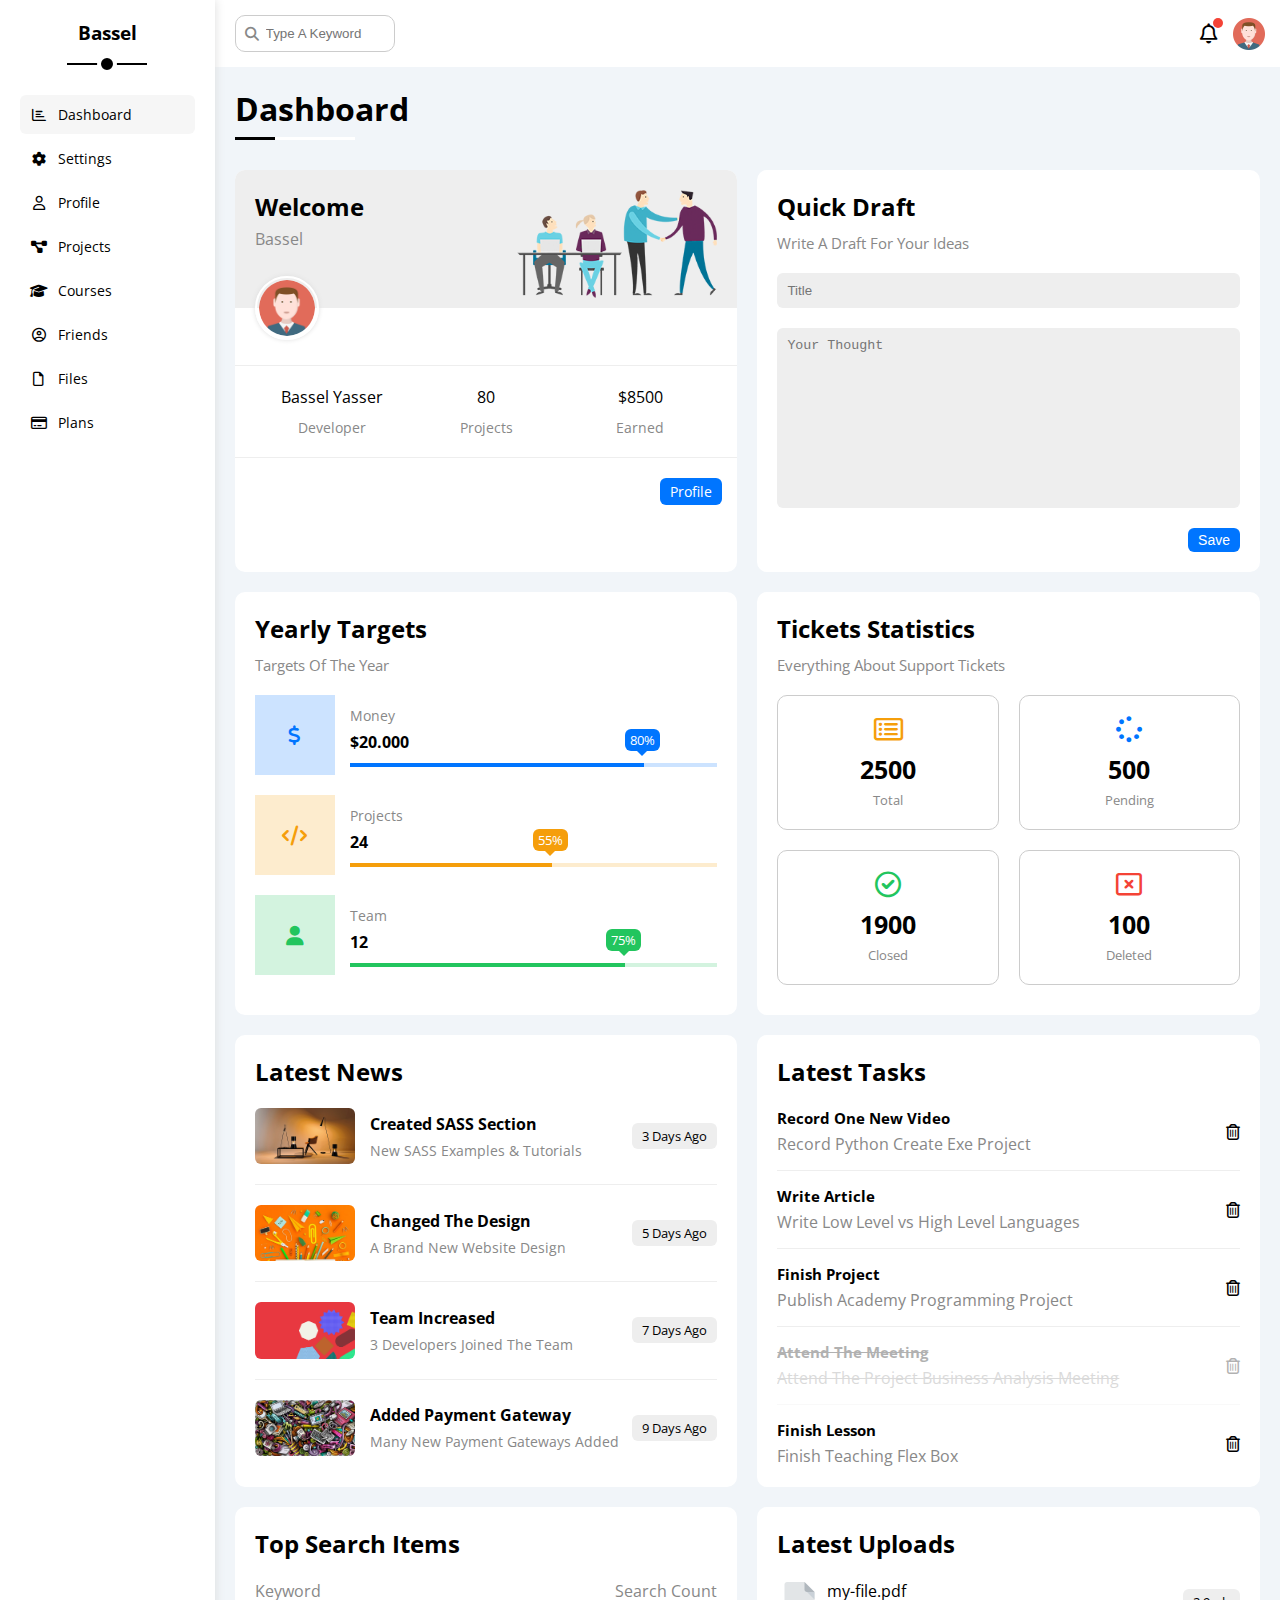
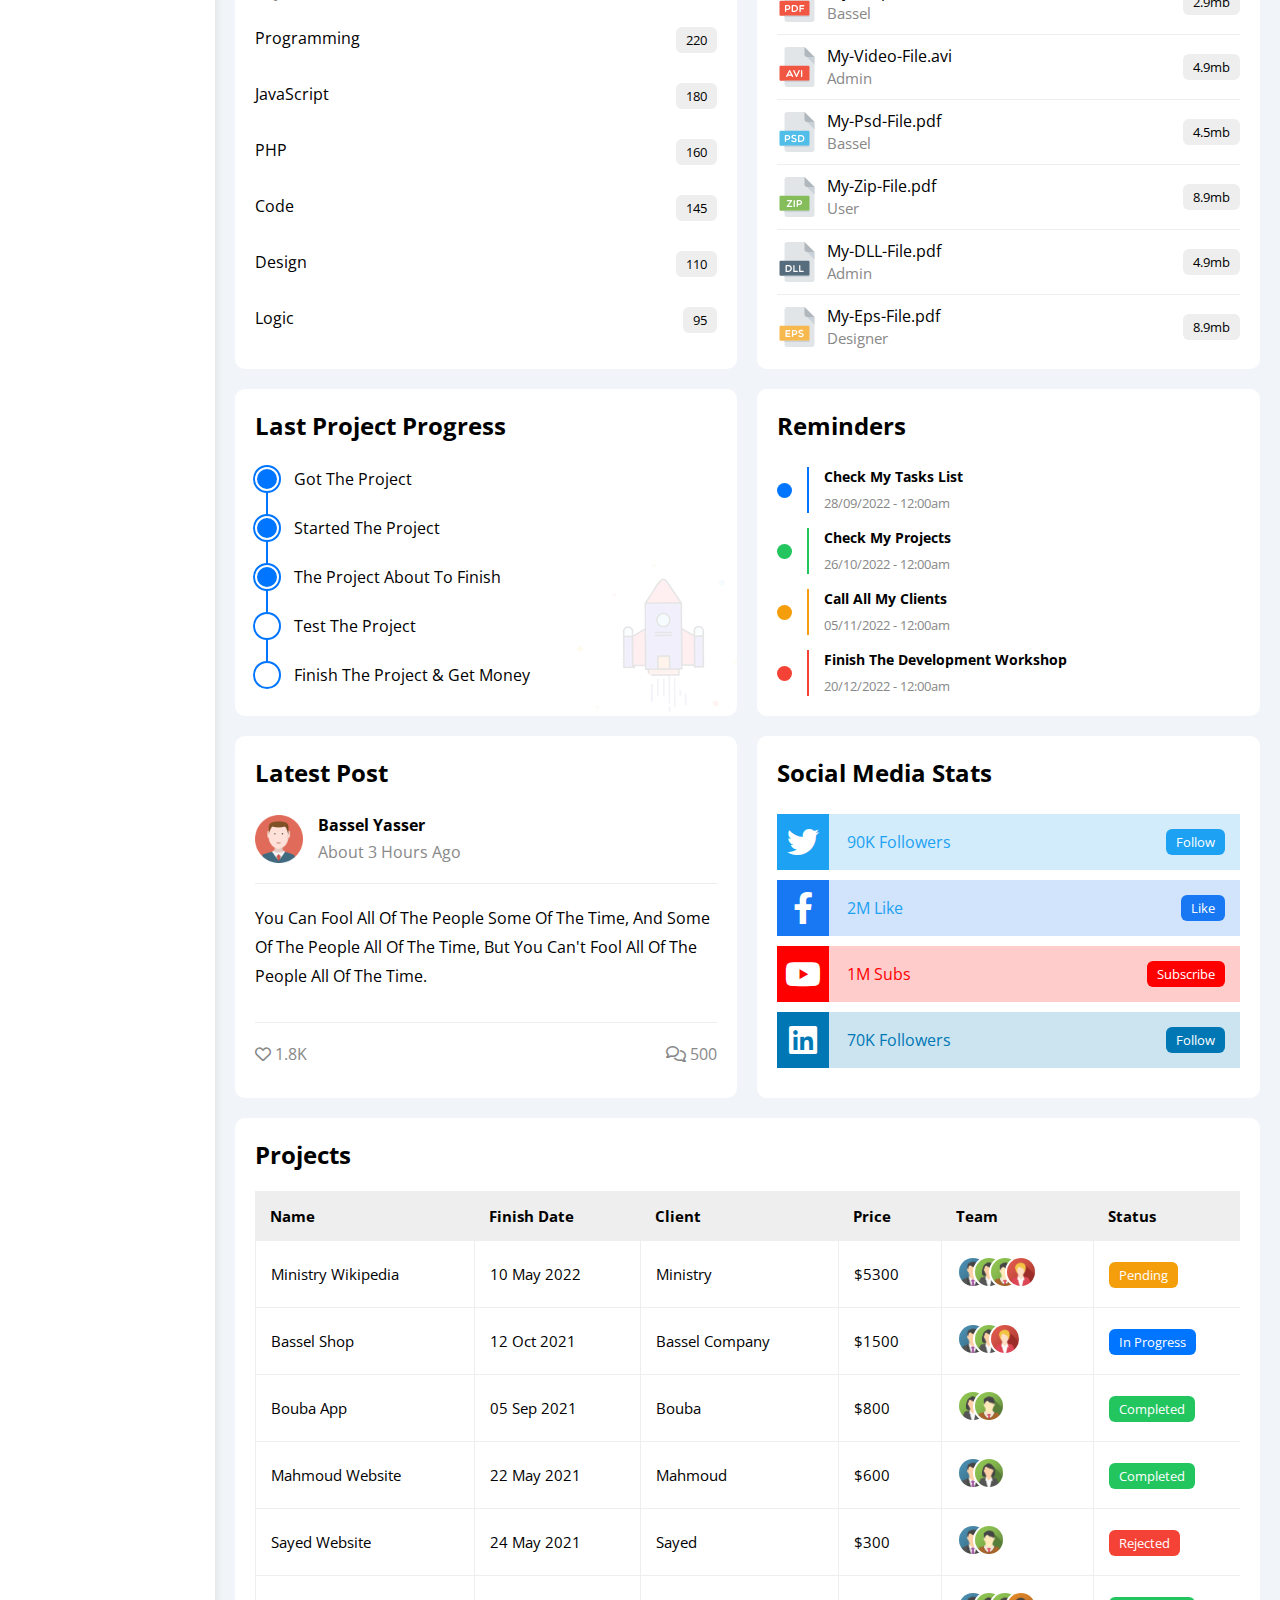
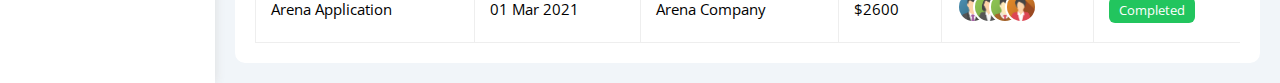
<file: index.html>
<!DOCTYPE html>
<html lang="en">

<head>
    <meta charset="UTF-8" />
    <meta http-equiv="X-UA-Compatible" content="IE=edge" />
    <meta name="viewport" content="width=device-width, initial-scale=1.0" />
    <title>Dashboard</title>
    <link rel="stylesheet" href="css/all.min.css" />
    <link rel="stylesheet" href="css/framework.css" />
    <link rel="stylesheet" href="css/master.css" />
    <link rel="preconnect" href="https://fonts.googleapis.com" />
    <link rel="preconnect" href="https://fonts.gstatic.com" crossorigin />
    <link href="https://fonts.googleapis.com/css2?family=Open+Sans:wght@300;500&#038;display=swap" rel="stylesheet" />
</head>

<body>
    <div class="page d-flex">
        <div class="sidebar bg-white p-20 p-relative">
            <h3 class="p-relative txt-c mt-0">Bassel</h3>
            <ul>
                <li>
                    <a class="active d-flex align-center fs-14 c-black rad-6 p-10" href="index.html">
                        <i class="fa-regular fa-chart-bar fa-fw"></i>
                        <span>Dashboard</span>
                    </a>
                </li>
                <li>
                    <a class="d-flex align-center fs-14 c-black rad-6 p-10" href="settings.html">
                        <i class="fa-solid fa-gear fa-fw"></i>
                        <span>Settings</span>
                    </a>
                </li>
                <li>
                    <a class="d-flex align-center fs-14 c-black rad-6 p-10" href="profile.html">
                        <i class="fa-regular fa-user fa-fw"></i>
                        <span>Profile</span>
                    </a>
                </li>
                <li>
                    <a class="d-flex align-center fs-14 c-black rad-6 p-10" href="projects.html">
                        <i class="fa-solid fa-diagram-project fa-fw"></i>
                        <span>Projects</span>
                    </a>
                </li>
                <li>
                    <a class="d-flex align-center fs-14 c-black rad-6 p-10" href="courses.html">
                        <i class="fa-solid fa-graduation-cap fa-fw"></i>
                        <span>Courses</span>
                    </a>
                </li>
                <li>
                    <a class="d-flex align-center fs-14 c-black rad-6 p-10" href="friends.html">
                        <i class="fa-regular fa-circle-user fa-fw"></i>
                        <span>Friends</span>
                    </a>
                </li>
                <li>
                    <a class="d-flex align-center fs-14 c-black rad-6 p-10" href="files.html">
                        <i class="fa-regular fa-file fa-fw"></i>
                        <span>Files</span>
                    </a>
                </li>
                <li>
                    <a class="d-flex align-center fs-14 c-black rad-6 p-10" href="plans.html">
                        <i class="fa-regular fa-credit-card fa-fw"></i>
                        <span>Plans</span>
                    </a>
                </li>
            </ul>
        </div>
        <div class="content w-full">
            <!-- Start Head -->
            <div class="head bg-white p-15 between-flex">
                <div class="search p-relative">
                    <input class="p-10" type="search" placeholder="Type A Keyword" />
                </div>
                <div class="icons d-flex align-center">
                    <span class="notification p-relative">
              <i class="fa-regular fa-bell fa-lg"></i>
            </span>
                    <img decoding="async" src="imgs/avatar.png" alt="" />
                </div>
            </div>
            <!-- End Head -->
            <h1 class="p-relative">Dashboard</h1>
            <div class="wrapper d-grid gap-20">
                <!-- Start Welcome Widget -->
                <div class="welcome bg-white rad-10 txt-c-mobile block-mobile">
                    <div class="intro p-20 d-flex space-between bg-eee">
                        <div>
                            <h2 class="m-0">Welcome</h2>
                            <p class="c-grey mt-5">Bassel</p>
                        </div>
                        <img decoding="async" class="hide-mobile" src="imgs/welcome.png" alt="" />
                    </div>
                    <img decoding="async" src="imgs/avatar.png" alt="" class="avatar" />
                    <div class="body txt-c d-flex p-20 mt-20 mb-20 block-mobile">
                        <div>Bassel Yasser <span class="d-block c-grey fs-14 mt-10">Developer</span></div>
                        <div>80 <span class="d-block c-grey fs-14 mt-10">Projects</span></div>
                        <div>$8500 <span class="d-block c-grey fs-14 mt-10">Earned</span></div>
                    </div>
                    <a href="profile.html" class="visit d-block fs-14 bg-blue c-white w-fit btn-shape">Profile</a>
                </div>
                <!-- End Welcome Widget -->
                <!-- Start Quick Draft Widget -->
                <div class="quick-draft p-20 bg-white rad-10">
                    <h2 class="mt-0 mb-10">Quick Draft</h2>
                    <p class="mt-0 mb-20 c-grey fs-15">Write A Draft For Your Ideas</p>
                    <form>
                        <input class="d-block mb-20 w-full p-10 b-none bg-eee rad-6" type="text" placeholder="Title" />
                        <textarea class="d-block mb-20 w-full p-10 b-none bg-eee rad-6" placeholder="Your Thought"></textarea>
                        <input class="save d-block fs-14 bg-blue c-white b-none w-fit btn-shape" type="submit" value="Save" />
                    </form>
                </div>
                <!-- End Quick Draft Widget -->
                <!-- Start Targets Widget -->
                <div class="targets p-20 bg-white rad-10">
                    <h2 class="mt-0 mb-10">Yearly Targets</h2>
                    <p class="mt-0 mb-20 c-grey fs-15">Targets Of The Year</p>
                    <div class="target-row mb-20 blue center-flex">
                        <div class="icon center-flex">
                            <i class="fa-solid fa-dollar-sign fa-lg c-blue"></i>
                        </div>
                        <div class="details">
                            <span class="fs-14 c-grey">Money</span>
                            <span class="d-block mt-5 mb-10 fw-bold">$20.000</span>
                            <div class="progress p-relative">
                                <span class="bg-blue blue" style="width: 80%">
                    <span class="bg-blue">80%</span>
                                </span>
                            </div>
                        </div>
                    </div>
                    <div class="target-row mb-20 center-flex orange">
                        <div class="icon center-flex">
                            <i class="fa-solid fa-code fa-lg c-orange"></i>
                        </div>
                        <div class="details">
                            <span class="fs-14 c-grey">Projects</span>
                            <span class="d-block mt-5 mb-10 fw-bold">24</span>
                            <div class="progress p-relative">
                                <span class="bg-orange orange" style="width: 55%">
                    <span class="bg-orange">55%</span>
                                </span>
                            </div>
                        </div>
                    </div>
                    <div class="target-row mb-20 center-flex green">
                        <div class="icon center-flex">
                            <i class="fa-solid fa-user fa-lg c-green"></i>
                        </div>
                        <div class="details">
                            <span class="fs-14 c-grey">Team</span>
                            <span class="d-block mt-5 mb-10 fw-bold">12</span>
                            <div class="progress p-relative">
                                <span class="bg-green green" style="width: 75%">
                    <span class="bg-green">75%</span>
                                </span>
                            </div>
                        </div>
                    </div>
                </div>
                <!-- End Targets Widget -->
                <!-- Start Ticket Widget -->
                <div class="tickets p-20 bg-white rad-10">
                    <h2 class="mt-0 mb-10">Tickets Statistics</h2>
                    <p class="mt-0 mb-20 c-grey fs-15">Everything About Support Tickets</p>
                    <div class="d-flex txt-c gap-20 f-wrap">
                        <div class="box p-20 rad-10 fs-13 c-grey">
                            <i class="fa-regular fa-rectangle-list fa-2x mb-10 c-orange"></i>
                            <span class="d-block c-black fw-bold fs-25 mb-5">2500</span> Total
                        </div>
                        <div class="box p-20 rad-10 fs-13 c-grey">
                            <i class="fa-solid fa-spinner fa-2x mb-10 c-blue"></i>
                            <span class="d-block c-black fw-bold fs-25 mb-5">500</span> Pending
                        </div>
                        <div class="box p-20 rad-10 fs-13 c-grey">
                            <i class="fa-regular fa-circle-check fa-2x mb-10 c-green"></i>
                            <span class="d-block c-black fw-bold fs-25 mb-5">1900</span> Closed
                        </div>
                        <div class="box p-20 rad-10 fs-13 c-grey">
                            <i class="fa-regular fa-rectangle-xmark fa-2x mb-10 c-red"></i>
                            <span class="d-block c-black fw-bold fs-25 mb-5">100</span> Deleted
                        </div>
                    </div>
                </div>
                <!-- End Ticket Widget -->
                <!-- Start Latest News Widget -->
                <div class="latest-news p-20 bg-white rad-10 txt-c-mobile">
                    <h2 class="mt-0 mb-20">Latest News</h2>
                    <div class="news-row d-flex align-center">
                        <img decoding="async" src="imgs/news-01.png" alt="" />
                        <div class="info">
                            <h3>Created SASS Section</h3>
                            <p class="m-0 fs-14 c-grey">New SASS Examples & Tutorials</p>
                        </div>
                        <div class="btn-shape bg-eee fs-13 label">3 Days Ago</div>
                    </div>
                    <div class="news-row d-flex align-center">
                        <img decoding="async" src="imgs/news-02.png" alt="" />
                        <div class="info">
                            <h3>Changed The Design</h3>
                            <p class="m-0 fs-14 c-grey">A Brand New Website Design</p>
                        </div>
                        <div class="btn-shape bg-eee fs-13 label">5 Days Ago</div>
                    </div>
                    <div class="news-row d-flex align-center">
                        <img decoding="async" src="imgs/news-03.png" alt="" />
                        <div class="info">
                            <h3>Team Increased</h3>
                            <p class="m-0 fs-14 c-grey">3 Developers Joined The Team</p>
                        </div>
                        <div class="btn-shape bg-eee fs-13 label">7 Days Ago</div>
                    </div>
                    <div class="news-row d-flex align-center">
                        <img decoding="async" src="imgs/news-04.png" alt="" />
                        <div class="info">
                            <h3>Added Payment Gateway</h3>
                            <p class="m-0 fs-14 c-grey">Many New Payment Gateways Added</p>
                        </div>
                        <div class="btn-shape bg-eee fs-13 label">9 Days Ago</div>
                    </div>
                </div>
                <!-- End Latest News Widget -->
                <!-- Start Tasks Widget -->
                <div class="tasks p-20 bg-white rad-10">
                    <h2 class="mt-0 mb-20">Latest Tasks</h2>
                    <div class="task-row between-flex">
                        <div class="info">
                            <h3 class="mt-0 mb-5 fs-15">Record One New Video</h3>
                            <p class="m-0 c-grey">Record Python Create Exe Project</p>
                        </div>
                        <i class="fa-regular fa-trash-can delete"></i>
                    </div>
                    <div class="task-row between-flex">
                        <div class="info">
                            <h3 class="mt-0 mb-5 fs-15">Write Article</h3>
                            <p class="m-0 c-grey">Write Low Level vs High Level Languages</p>
                        </div>
                        <i class="fa-regular fa-trash-can delete"></i>
                    </div>
                    <div class="task-row between-flex">
                        <div class="info">
                            <h3 class="mt-0 mb-5 fs-15">Finish Project</h3>
                            <p class="m-0 c-grey">Publish Academy Programming Project</p>
                        </div>
                        <i class="fa-regular fa-trash-can delete"></i>
                    </div>
                    <div class="task-row between-flex done">
                        <div class="info">
                            <h3 class="mt-0 mb-5 fs-15">Attend The Meeting</h3>
                            <p class="m-0 c-grey">Attend The Project Business Analysis Meeting</p>
                        </div>
                        <i class="fa-regular fa-trash-can delete"></i>
                    </div>
                    <div class="task-row between-flex">
                        <div class="info">
                            <h3 class="mt-0 mb-5 fs-15">Finish Lesson</h3>
                            <p class="m-0 c-grey">Finish Teaching Flex Box</p>
                        </div>
                        <i class="fa-regular fa-trash-can delete"></i>
                    </div>
                </div>
                <!-- End Tasks -->
                <!-- Start Top Search Word Widget -->
                <div class="search-items p-20 bg-white rad-10">
                    <h2 class="mt-0 mb-20">Top Search Items</h2>
                    <div class="items-head d-flex space-between c-grey mb-10">
                        <div>Keyword</div>
                        <div>Search Count</div>
                    </div>
                    <div class="items d-flex space-between pt-15 pb-15">
                        <span>Programming</span>
                        <span class="bg-eee fs-13 btn-shape">220</span>
                    </div>
                    <div class="items d-flex space-between pt-15 pb-15">
                        <span>JavaScript</span>
                        <span class="bg-eee btn-shape fs-13">180</span>
                    </div>
                    <div class="items d-flex space-between pt-15 pb-15">
                        <span>PHP</span>
                        <span class="bg-eee btn-shape fs-13">160</span>
                    </div>
                    <div class="items d-flex space-between pt-15 pb-15">
                        <span>Code</span>
                        <span class="bg-eee btn-shape fs-13">145</span>
                    </div>
                    <div class="items d-flex space-between pt-15 pb-15">
                        <span>Design</span>
                        <span class="bg-eee btn-shape fs-13">110</span>
                    </div>
                    <div class="items d-flex space-between pt-15 pb-15">
                        <span>Logic</span>
                        <span class="bg-eee btn-shape fs-13">95</span>
                    </div>
                </div>
                <!-- End Top Search Word Widget -->
                <!-- Start Latest Uploads Widget -->
                <div class="latest-uploads p-20 bg-white rad-10">
                    <h2 class="mt-0 mb-20">Latest Uploads</h2>
                    <ul class="m-0">
                        <li class="between-flex pb-10 mb-10">
                            <div class="d-flex align-center">
                                <img decoding="async" class="mr-10" src="imgs/pdf.svg" alt="" />
                                <div>
                                    <span class="d-block">my-file.pdf</span>
                                    <span class="fs-15 c-grey">Bassel</span>
                                </div>
                            </div>
                            <div class="bg-eee btn-shape fs-13">2.9mb</div>
                        </li>
                        <li class="between-flex pb-10 mb-10">
                            <div class="d-flex align-center">
                                <img decoding="async" class="mr-10" src="imgs/avi.svg" alt="" />
                                <div>
                                    <span class="d-block">My-Video-File.avi</span>
                                    <span class="fs-15 c-grey">Admin</span>
                                </div>
                            </div>
                            <div class="bg-eee btn-shape fs-13">4.9mb</div>
                        </li>
                        <li class="between-flex pb-10 mb-10">
                            <div class="d-flex align-center">
                                <img decoding="async" class="mr-10" src="imgs/psd.svg" alt="" />
                                <div>
                                    <span class="d-block">My-Psd-File.pdf</span>
                                    <span class="fs-15 c-grey">Bassel</span>
                                </div>
                            </div>
                            <div class="bg-eee btn-shape fs-13">4.5mb</div>
                        </li>
                        <li class="between-flex pb-10 mb-10">
                            <div class="d-flex align-center">
                                <img decoding="async" class="mr-10" src="imgs/zip.svg" alt="" />
                                <div>
                                    <span class="d-block">My-Zip-File.pdf</span>
                                    <span class="fs-15 c-grey">User</span>
                                </div>
                            </div>
                            <div class="bg-eee btn-shape fs-13">8.9mb</div>
                        </li>
                        <li class="between-flex pb-10 mb-10">
                            <div class="d-flex align-center">
                                <img decoding="async" class="mr-10" src="imgs/dll.svg" alt="" />
                                <div>
                                    <span class="d-block">My-DLL-File.pdf</span>
                                    <span class="fs-15 c-grey">Admin</span>
                                </div>
                            </div>
                            <div class="bg-eee btn-shape fs-13">4.9mb</div>
                        </li>
                        <li class="between-flex">
                            <div class="d-flex align-center">
                                <img decoding="async" class="mr-10" src="imgs/eps.svg" alt="" />
                                <div>
                                    <span class="d-block">My-Eps-File.pdf</span>
                                    <span class="fs-15 c-grey">Designer</span>
                                </div>
                            </div>
                            <div class="bg-eee btn-shape fs-13">8.9mb</div>
                        </li>
                    </ul>
                </div>
                <!-- End Latest Uploads Widget -->
                <!-- Start Last Project Progress Widget -->
                <div class="last-project p-20 bg-white rad-10 p-relative">
                    <h2 class="mt-0 mb-20">Last Project Progress</h2>
                    <ul class="m-0 p-relative">
                        <li class="mt-25 d-flex align-center done">Got The Project</li>
                        <li class="mt-25 d-flex align-center done">Started The Project</li>
                        <li class="mt-25 d-flex align-center done">The Project About To Finish</li>
                        <li class="mt-25 d-flex align-center current">Test The Project</li>
                        <li class="mt-25 d-flex align-center">Finish The Project & Get Money</li>
                    </ul>
                    <img decoding="async" class="launch-icon hide-mobile" src="imgs/project.png" alt="" />
                </div>
                <!-- End Last Project Progress Widget -->
                <!-- Start Reminders Widget -->
                <div class="reminders p-20 bg-white rad-10 p-relative">
                    <h2 class="mt-0 mb-25">Reminders</h2>
                    <ul class="m-0">
                        <li class="d-flex align-center mt-15">
                            <span class="key bg-blue mr-15 d-block rad-half"></span>
                            <div class="pl-15 blue">
                                <p class="fs-14 fw-bold mt-0 mb-5">Check My Tasks List</p>
                                <span class="fs-13 c-grey">28/09/2022 - 12:00am</span>
                            </div>
                        </li>
                        <li class="d-flex align-center mt-15">
                            <span class="key bg-green mr-15 d-block rad-half"></span>
                            <div class="pl-15 green">
                                <p class="fs-14 fw-bold mt-0 mb-5">Check My Projects</p>
                                <span class="fs-13 c-grey">26/10/2022 - 12:00am</span>
                            </div>
                        </li>
                        <li class="d-flex align-center mt-15">
                            <span class="key bg-orange mr-15 d-block rad-half"></span>
                            <div class="pl-15 orange">
                                <p class="fs-14 fw-bold mt-0 mb-5">Call All My Clients</p>
                                <span class="fs-13 c-grey">05/11/2022 - 12:00am</span>
                            </div>
                        </li>
                        <li class="d-flex align-center mt-15">
                            <span class="key bg-red mr-15 d-block rad-half"></span>
                            <div class="pl-15 red">
                                <p class="fs-14 fw-bold mt-0 mb-5">Finish The Development Workshop</p>
                                <span class="fs-13 c-grey">20/12/2022 - 12:00am</span>
                            </div>
                        </li>
                    </ul>
                </div>
                <!-- End Reminders Widget -->
                <!-- Start Latest Post Widget -->
                <div class="latest-post p-20 bg-white rad-10 p-relative">
                    <h2 class="mt-0 mb-25">Latest Post</h2>
                    <div class="top d-flex align-center">
                        <img decoding="async" class="avatar mr-15" src="imgs/avatar.png" alt="" />
                        <div class="info">
                            <span class="d-block mb-5 fw-bold">Bassel Yasser</span>
                            <span class="c-grey">About 3 Hours Ago</span>
                        </div>
                    </div>
                    <div class="post-content txt-c-mobile pt-20 pb-20 mt-20 mb-20">
                        You can fool all of the people some of the time, and some of the people all of the time, but you can't fool all of the people all of the time.
                    </div>
                    <div class="post-stats between-flex c-grey">
                        <div>
                            <i class="fa-regular fa-heart"></i>
                            <span>1.8K</span>
                        </div>
                        <div>
                            <i class="fa-regular fa-comments"></i>
                            <span>500</span>
                        </div>
                    </div>
                </div>
                <!-- End Latest Post Widget -->
                <!-- Start Social Media Stats Widget -->
                <div class="social-media p-20 bg-white rad-10 p-relative">
                    <h2 class="mt-0 mb-25">Social Media Stats</h2>
                    <div class="box twitter p-15 p-relative mb-10 between-flex">
                        <i class="fa-brands fa-twitter fa-2x c-white h-full center-flex"></i>
                        <span>90K Followers</span>
                        <a class="fs-13 c-white btn-shape" href="#">Follow</a>
                    </div>
                    <div class="box facebook p-15 p-relative mb-10 between-flex">
                        <i class="fa-brands fa-facebook-f fa-2x c-white h-full center-flex"></i>
                        <span>2M Like</span>
                        <a class="fs-13 c-white btn-shape" href="#">Like</a>
                    </div>
                    <div class="box youtube p-15 p-relative mb-10 between-flex">
                        <i class="fa-brands fa-youtube fa-2x c-white h-full center-flex"></i>
                        <span>1M Subs</span>
                        <a class="fs-13 c-white btn-shape" href="#">Subscribe</a>
                    </div>
                    <div class="box linkedin p-15 p-relative mb-10 between-flex">
                        <i class="fa-brands fa-linkedin fa-2x c-white h-full center-flex"></i>
                        <span>70K Followers</span>
                        <a class="fs-13 c-white btn-shape" href="#">Follow</a>
                    </div>
                </div>
                <!-- Start End Media Stats Widget -->
            </div>
            <!-- Start Projects Table -->
            <div class="projects p-20 bg-white rad-10 m-20">
                <h2 class="mt-0 mb-20">Projects</h2>
                <div class="responsive-table">
                    <table class="fs-15 w-full">
                        <thead>
                            <tr>
                                <td>Name</td>
                                <td>Finish Date</td>
                                <td>Client</td>
                                <td>Price</td>
                                <td>Team</td>
                                <td>Status</td>
                            </tr>
                        </thead>
                        <tbody>
                            <tr>
                                <td>Ministry Wikipedia</td>
                                <td>10 May 2022</td>
                                <td>Ministry</td>
                                <td>$5300</td>
                                <td>
                                    <img decoding="async" src="imgs/team-01.png" alt="" />
                                    <img decoding="async" src="imgs/team-02.png" alt="" />
                                    <img decoding="async" src="imgs/team-03.png" alt="" />
                                    <img decoding="async" src="imgs/team-05.png" alt="" />
                                </td>
                                <td>
                                    <span class="label btn-shape bg-orange c-white">Pending</span>
                                </td>
                            </tr>
                            <tr>
                                <td>Bassel Shop</td>
                                <td>12 Oct 2021</td>
                                <td>Bassel Company</td>
                                <td>$1500</td>
                                <td>
                                    <img decoding="async" src="imgs/team-01.png" alt="" />
                                    <img decoding="async" src="imgs/team-02.png" alt="" />
                                    <img decoding="async" src="imgs/team-05.png" alt="" />
                                </td>
                                <td><span class="label btn-shape bg-blue c-white">In Progress</span></td>
                            </tr>
                            <tr>
                                <td>Bouba App</td>
                                <td>05 Sep 2021</td>
                                <td>Bouba</td>
                                <td>$800</td>
                                <td>
                                    <img decoding="async" src="imgs/team-02.png" alt="" />
                                    <img decoding="async" src="imgs/team-03.png" alt="" />
                                </td>
                                <td><span class="label btn-shape bg-green c-white">Completed</span></td>
                            </tr>
                            <tr>
                                <td>Mahmoud Website</td>
                                <td>22 May 2021</td>
                                <td>Mahmoud</td>
                                <td>$600</td>
                                <td>
                                    <img decoding="async" src="imgs/team-01.png" alt="" />
                                    <img decoding="async" src="imgs/team-02.png" alt="" />
                                </td>
                                <td><span class="label btn-shape bg-green c-white">Completed</span></td>
                            </tr>
                            <tr>
                                <td>Sayed Website</td>
                                <td>24 May 2021</td>
                                <td>Sayed</td>
                                <td>$300</td>
                                <td>
                                    <img decoding="async" src="imgs/team-01.png" alt="" />
                                    <img decoding="async" src="imgs/team-03.png" alt="" />
                                </td>
                                <td><span class="label btn-shape bg-red c-white">Rejected</span></td>
                            </tr>
                            <tr>
                                <td>Arena Application</td>
                                <td>01 Mar 2021</td>
                                <td>Arena Company</td>
                                <td>$2600</td>
                                <td>
                                    <img decoding="async" src="imgs/team-01.png" alt="" />
                                    <img decoding="async" src="imgs/team-02.png" alt="" />
                                    <img decoding="async" src="imgs/team-03.png" alt="" />
                                    <img decoding="async" src="imgs/team-04.png" alt="" />
                                </td>
                                <td><span class="label btn-shape bg-green c-white">Completed</span></td>
                            </tr>
                        </tbody>
                    </table>
                </div>
            </div>
            <!-- End Projects Table -->
        </div>
    </div>
</body>

</html>
</file>
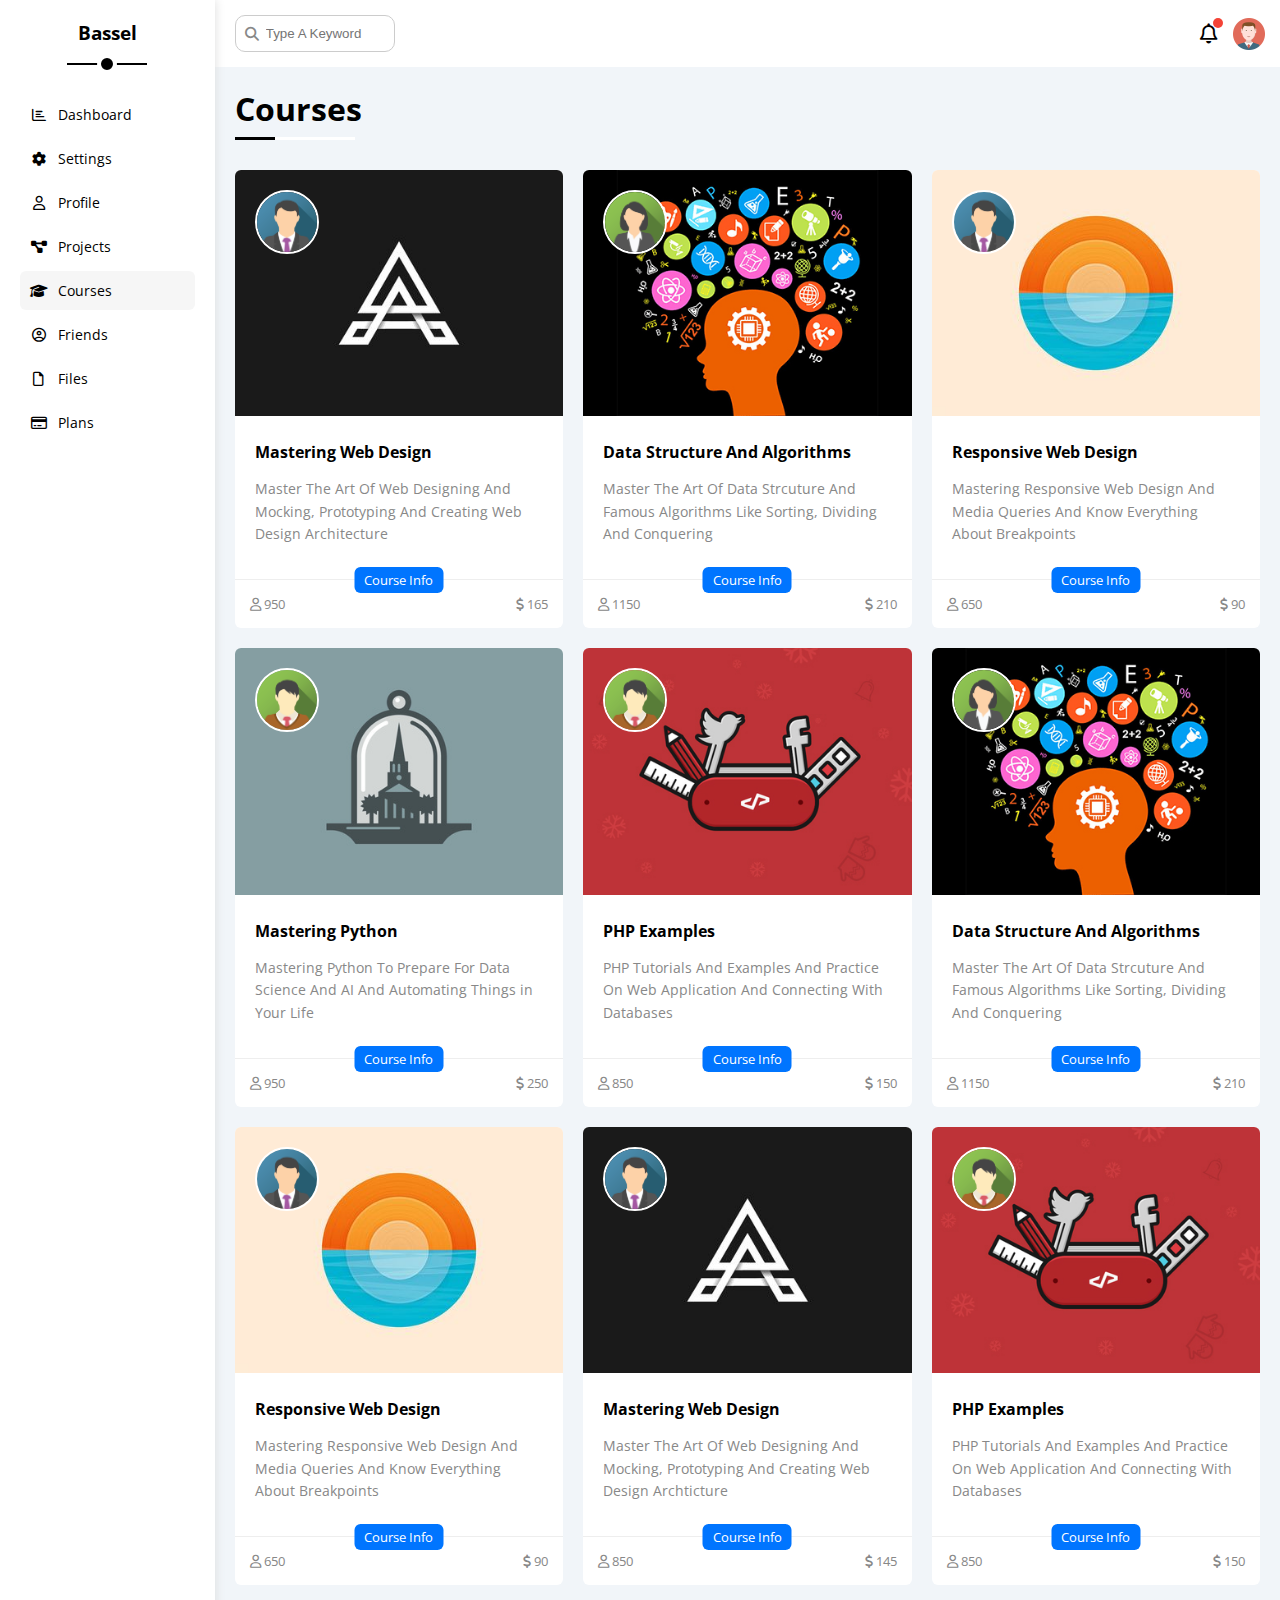
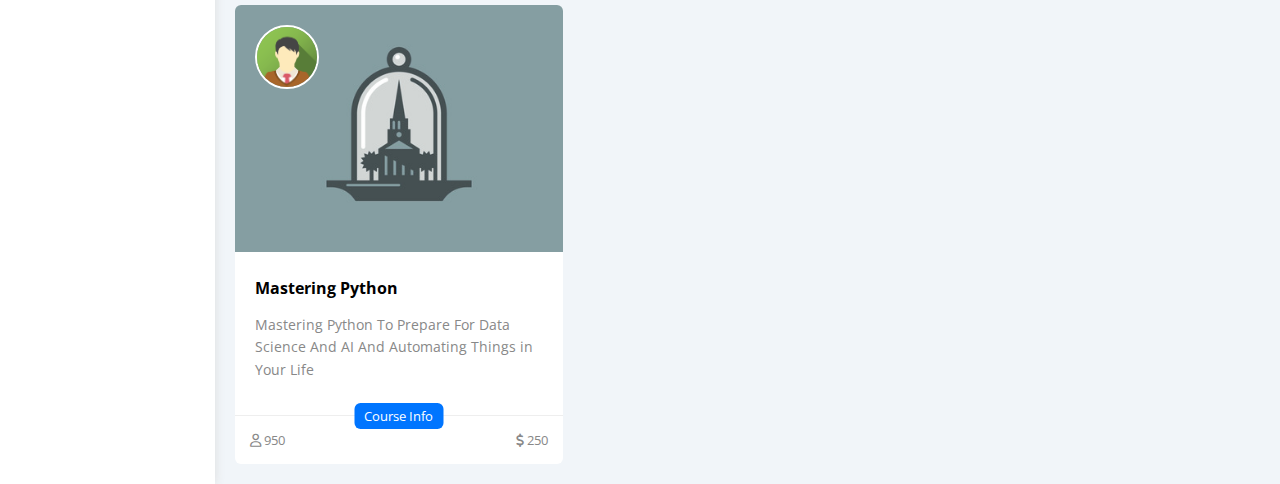
<file: courses.html>
<!DOCTYPE html>
<html lang="en">

<head>
    <meta charset="UTF-8" />
    <meta http-equiv="X-UA-Compatible" content="IE=edge" />
    <meta name="viewport" content="width=device-width, initial-scale=1.0" />
    <title>Courses</title>
    <link rel="stylesheet" href="css/all.min.css" />
    <link rel="stylesheet" href="css/framework.css" />
    <link rel="stylesheet" href="css/master.css" />
    <link rel="preconnect" href="https://fonts.googleapis.com" />
    <link rel="preconnect" href="https://fonts.gstatic.com" crossorigin />
    <link href="https://fonts.googleapis.com/css2?family=Open+Sans:wght@300;500&#038;display=swap" rel="stylesheet" />
</head>

<body>
    <div class="page d-flex">
        <div class="sidebar bg-white p-20 p-relative">
            <h3 class="p-relative txt-c mt-0">Bassel</h3>
            <ul>
                <li>
                    <a class="d-flex align-center fs-14 c-black rad-6 p-10" href="index.html">
                        <i class="fa-regular fa-chart-bar fa-fw"></i>
                        <span>Dashboard</span>
                    </a>
                </li>
                <li>
                    <a class="d-flex align-center fs-14 c-black rad-6 p-10" href="settings.html">
                        <i class="fa-solid fa-gear fa-fw"></i>
                        <span>Settings</span>
                    </a>
                </li>
                <li>
                    <a class="d-flex align-center fs-14 c-black rad-6 p-10" href="profile.html">
                        <i class="fa-regular fa-user fa-fw"></i>
                        <span>Profile</span>
                    </a>
                </li>
                <li>
                    <a class="d-flex align-center fs-14 c-black rad-6 p-10" href="projects.html">
                        <i class="fa-solid fa-diagram-project fa-fw"></i>
                        <span>Projects</span>
                    </a>
                </li>
                <li>
                    <a class="active d-flex align-center fs-14 c-black rad-6 p-10" href="courses.html">
                        <i class="fa-solid fa-graduation-cap fa-fw"></i>
                        <span>Courses</span>
                    </a>
                </li>
                <li>
                    <a class="d-flex align-center fs-14 c-black rad-6 p-10" href="friends.html">
                        <i class="fa-regular fa-circle-user fa-fw"></i>
                        <span>Friends</span>
                    </a>
                </li>
                <li>
                    <a class="d-flex align-center fs-14 c-black rad-6 p-10" href="files.html">
                        <i class="fa-regular fa-file fa-fw"></i>
                        <span>Files</span>
                    </a>
                </li>
                <li>
                    <a class="d-flex align-center fs-14 c-black rad-6 p-10" href="plans.html">
                        <i class="fa-regular fa-credit-card fa-fw"></i>
                        <span>Plans</span>
                    </a>
                </li>
            </ul>
        </div>
        <div class="content w-full">
            <!-- Start Head -->
            <div class="head bg-white p-15 between-flex">
                <div class="search p-relative">
                    <input class="p-10" type="search" placeholder="Type A Keyword" />
                </div>
                <div class="icons d-flex align-center">
                    <span class="notification p-relative">
              <i class="fa-regular fa-bell fa-lg"></i>
            </span>
                    <img decoding="async" src="imgs/avatar.png" alt="" />
                </div>
            </div>
            <!-- End Head -->
            <h1 class="p-relative">Courses</h1>
            <div class="courses-page d-grid m-20 gap-20">
                <div class="course bg-white rad-6 p-relative">
                    <img decoding="async" class="cover" src="imgs/course-01.jpg" alt="" />
                    <img decoding="async" class="instructor" src="imgs/team-01.png" alt="" />
                    <div class="p-20">
                        <h4 class="m-0">Mastering Web Design</h4>
                        <p class="description c-grey mt-15 fs-14">
                            Master The Art Of Web Designing And Mocking, Prototyping And Creating Web Design Architecture
                        </p>
                    </div>
                    <div class="info p-15 p-relative between-flex">
                        <span class="title bg-blue c-white btn-shape">Course Info</span>
                        <span class="c-grey">
                <i class="fa-regular fa-user"></i>
                950
              </span>
                        <span class="c-grey">
                <i class="fa-solid fa-dollar-sign"></i>
                165
              </span>
                    </div>
                </div>
                <div class="course bg-white rad-6 p-relative">
                    <img decoding="async" class="cover" src="imgs/course-02.jpg" alt="" />
                    <img decoding="async" class="instructor" src="imgs/team-02.png" alt="" />
                    <div class="p-20">
                        <h4 class="m-0">Data Structure And Algorithms</h4>
                        <p class="description c-grey mt-15 fs-14">
                            Master The Art Of Data Strcuture And Famous Algorithms Like Sorting, Dividing And Conquering
                        </p>
                    </div>
                    <div class="info p-15 p-relative between-flex">
                        <span class="title bg-blue c-white btn-shape">Course Info</span>
                        <span class="c-grey"> <i class="fa-regular fa-user"></i> 1150</span>
                        <span class="c-grey"><i class="fa-solid fa-dollar-sign"></i> 210</span>
                    </div>
                </div>
                <div class="course bg-white rad-6 p-relative">
                    <img decoding="async" class="cover" src="imgs/course-03.jpg" alt="" />
                    <img decoding="async" class="instructor" src="imgs/team-01.png" alt="" />
                    <div class="p-20">
                        <h4 class="m-0">Responsive Web Design</h4>
                        <p class="description c-grey mt-15 fs-14">
                            Mastering Responsive Web Design And Media Queries And Know Everything About Breakpoints
                        </p>
                    </div>
                    <div class="info p-15 p-relative between-flex">
                        <span class="title bg-blue c-white btn-shape">Course Info</span>
                        <span class="c-grey"> <i class="fa-regular fa-user"></i> 650</span>
                        <span class="c-grey"><i class="fa-solid fa-dollar-sign"></i> 90</span>
                    </div>
                </div>
                <div class="course bg-white rad-6 p-relative">
                    <img decoding="async" class="cover" src="imgs/course-04.jpg" alt="" />
                    <img decoding="async" class="instructor" src="imgs/team-03.png" alt="" />
                    <div class="p-20">
                        <h4 class="m-0">Mastering Python</h4>
                        <p class="description c-grey mt-15 fs-14">
                            Mastering Python To Prepare For Data Science And AI And Automating Things in Your Life
                        </p>
                    </div>
                    <div class="info p-15 p-relative between-flex">
                        <span class="title bg-blue c-white btn-shape">Course Info</span>
                        <span class="c-grey"> <i class="fa-regular fa-user"></i> 950</span>
                        <span class="c-grey"><i class="fa-solid fa-dollar-sign"></i> 250</span>
                    </div>
                </div>
                <div class="course bg-white rad-6 p-relative">
                    <img decoding="async" class="cover" src="imgs/course-05.jpg" alt="" />
                    <img decoding="async" class="instructor" src="imgs/team-03.png" alt="" />
                    <div class="p-20">
                        <h4 class="m-0">PHP Examples</h4>
                        <p class="description c-grey mt-15 fs-14">
                            PHP Tutorials And Examples And Practice On Web Application And Connecting With Databases
                        </p>
                    </div>
                    <div class="info p-15 p-relative between-flex">
                        <span class="title bg-blue c-white btn-shape">Course Info</span>
                        <span class="c-grey"> <i class="fa-regular fa-user"></i> 850</span>
                        <span class="c-grey"><i class="fa-solid fa-dollar-sign"></i> 150</span>
                    </div>
                </div>
                <div class="course bg-white rad-6 p-relative">
                    <img decoding="async" class="cover" src="imgs/course-02.jpg" alt="" />
                    <img decoding="async" class="instructor" src="imgs/team-02.png" alt="" />
                    <div class="p-20">
                        <h4 class="m-0">Data Structure And Algorithms</h4>
                        <p class="description c-grey mt-15 fs-14">
                            Master The Art Of Data Strcuture And Famous Algorithms Like Sorting, Dividing And Conquering
                        </p>
                    </div>
                    <div class="info p-15 p-relative between-flex">
                        <span class="title bg-blue c-white btn-shape">Course Info</span>
                        <span class="c-grey"> <i class="fa-regular fa-user"></i> 1150</span>
                        <span class="c-grey"><i class="fa-solid fa-dollar-sign"></i> 210</span>
                    </div>
                </div>
                <div class="course bg-white rad-6 p-relative">
                    <img decoding="async" class="cover" src="imgs/course-03.jpg" alt="" />
                    <img decoding="async" class="instructor" src="imgs/team-01.png" alt="" />
                    <div class="p-20">
                        <h4 class="m-0">Responsive Web Design</h4>
                        <p class="description c-grey mt-15 fs-14">
                            Mastering Responsive Web Design And Media Queries And Know Everything About Breakpoints
                        </p>
                    </div>
                    <div class="info p-15 p-relative between-flex">
                        <span class="title bg-blue c-white btn-shape">Course Info</span>
                        <span class="c-grey"> <i class="fa-regular fa-user"></i> 650</span>
                        <span class="c-grey"><i class="fa-solid fa-dollar-sign"></i> 90</span>
                    </div>
                </div>
                <div class="course bg-white rad-6 p-relative">
                    <img decoding="async" class="cover" src="imgs/course-01.jpg" alt="" />
                    <img decoding="async" class="instructor" src="imgs/team-01.png" alt="" />
                    <div class="p-20">
                        <h4 class="m-0">Mastering Web Design</h4>
                        <p class="description c-grey mt-15 fs-14">
                            Master The Art Of Web Designing And Mocking, Prototyping And Creating Web Design Archticture
                        </p>
                    </div>
                    <div class="info p-15 p-relative between-flex">
                        <span class="title bg-blue c-white btn-shape">Course Info</span>
                        <span class="c-grey"> <i class="fa-regular fa-user"></i> 850</span>
                        <span class="c-grey"><i class="fa-solid fa-dollar-sign"></i> 145</span>
                    </div>
                </div>
                <div class="course bg-white rad-6 p-relative">
                    <img decoding="async" class="cover" src="imgs/course-05.jpg" alt="" />
                    <img decoding="async" class="instructor" src="imgs/team-03.png" alt="" />
                    <div class="p-20">
                        <h4 class="m-0">PHP Examples</h4>
                        <p class="description c-grey mt-15 fs-14">
                            PHP Tutorials And Examples And Practice On Web Application And Connecting With Databases
                        </p>
                    </div>
                    <div class="info p-15 p-relative between-flex">
                        <span class="title bg-blue c-white btn-shape">Course Info</span>
                        <span class="c-grey"> <i class="fa-regular fa-user"></i> 850</span>
                        <span class="c-grey"><i class="fa-solid fa-dollar-sign"></i> 150</span>
                    </div>
                </div>
                <div class="course bg-white rad-6 p-relative">
                    <img decoding="async" class="cover" src="imgs/course-04.jpg" alt="" />
                    <img decoding="async" class="instructor" src="imgs/team-03.png" alt="" />
                    <div class="p-20">
                        <h4 class="m-0">Mastering Python</h4>
                        <p class="description c-grey mt-15 fs-14">
                            Mastering Python To Prepare For Data Science And AI And Automating Things in Your Life
                        </p>
                    </div>
                    <div class="info p-15 p-relative between-flex">
                        <span class="title bg-blue c-white btn-shape">Course Info</span>
                        <span class="c-grey"> <i class="fa-regular fa-user"></i> 950</span>
                        <span class="c-grey"><i class="fa-solid fa-dollar-sign"></i> 250</span>
                    </div>
                </div>
            </div>
        </div>
    </div>
</body>

</html>
</file>
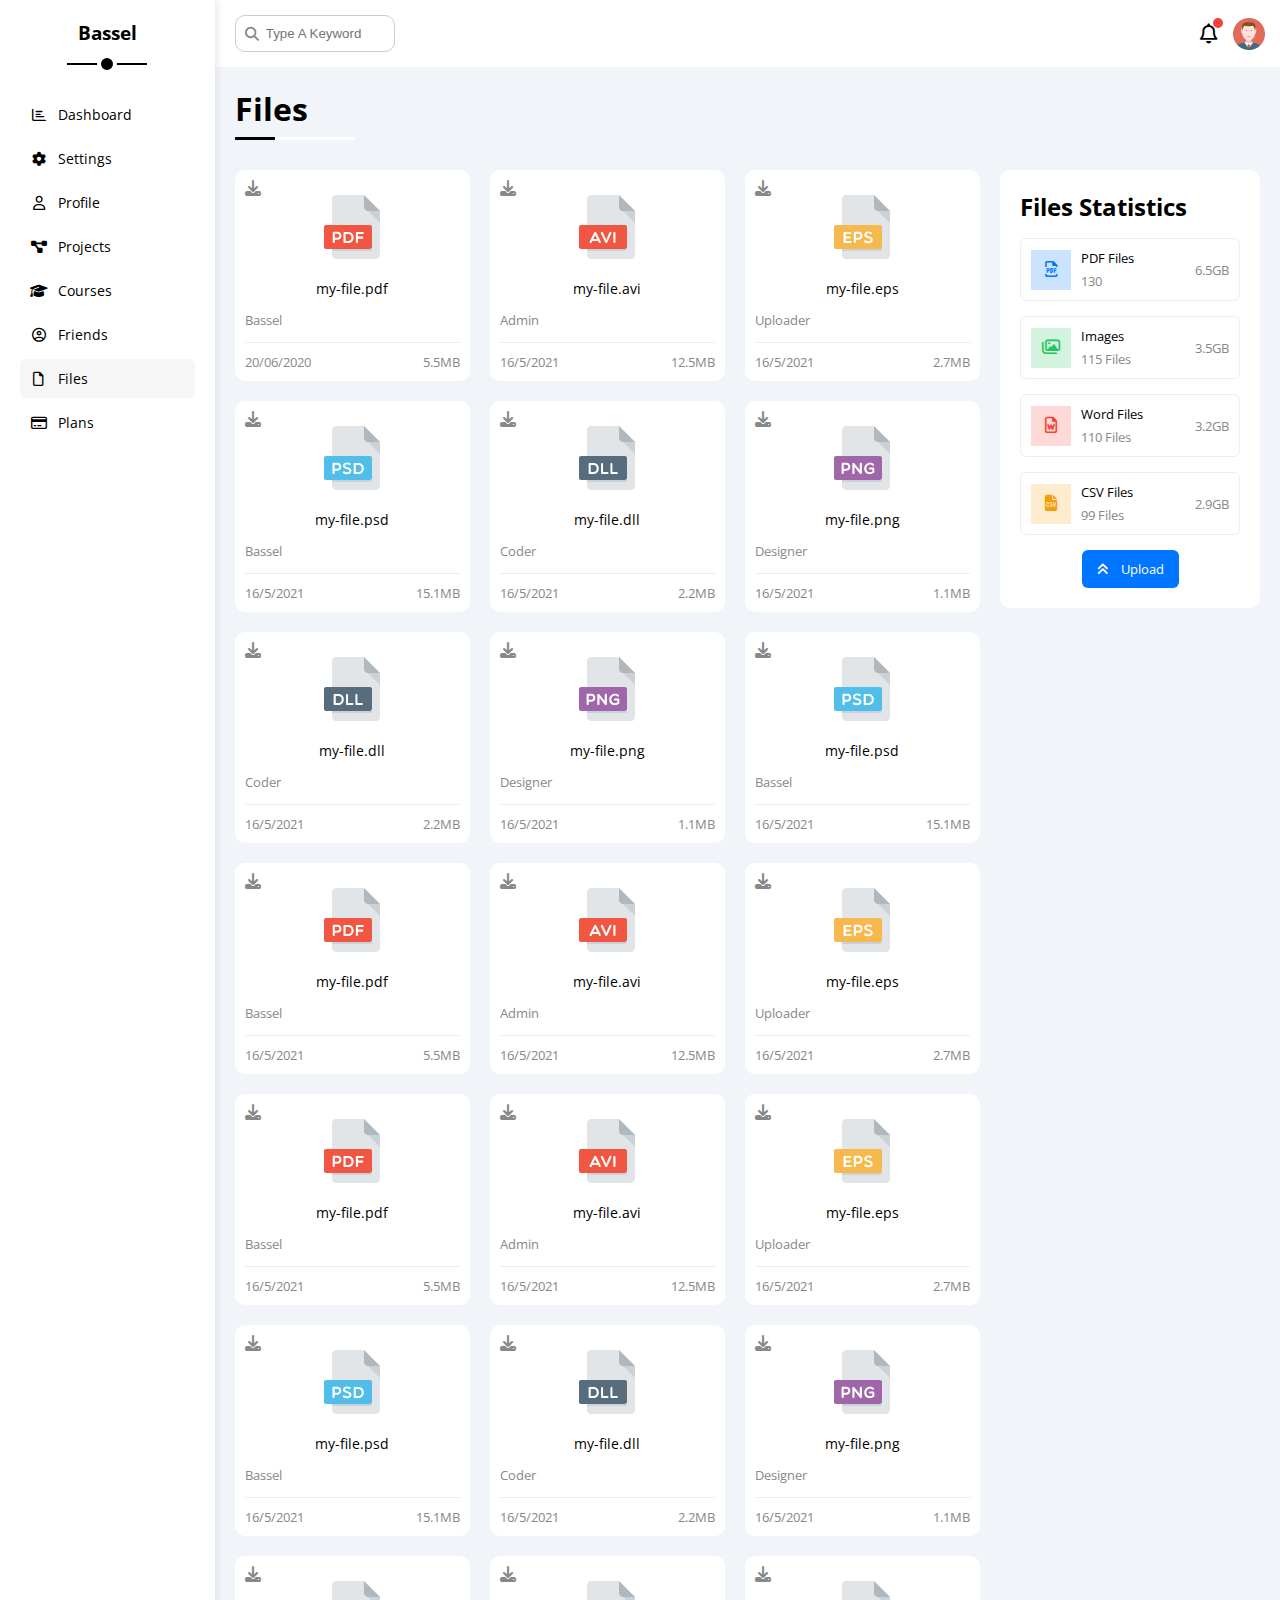
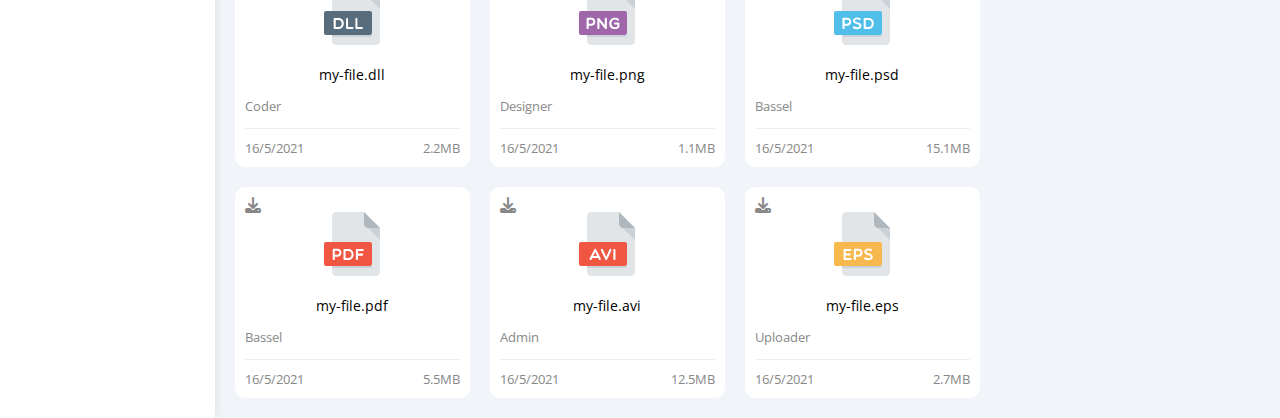
<file: files.html>
<!DOCTYPE html>
<html lang="en">

<head>
    <meta charset="UTF-8" />
    <meta http-equiv="X-UA-Compatible" content="IE=edge" />
    <meta name="viewport" content="width=device-width, initial-scale=1.0" />
    <title>Files</title>
    <link rel="stylesheet" href="css/all.min.css" />
    <link rel="stylesheet" href="css/framework.css" />
    <link rel="stylesheet" href="css/master.css" />
    <link rel="preconnect" href="https://fonts.googleapis.com" />
    <link rel="preconnect" href="https://fonts.gstatic.com" crossorigin />
    <link href="https://fonts.googleapis.com/css2?family=Open+Sans:wght@300;500&#038;display=swap" rel="stylesheet" />
</head>

<body>
    <div class="page d-flex">
        <div class="sidebar bg-white p-20 p-relative">
            <h3 class="p-relative txt-c mt-0">Bassel</h3>
            <ul>
                <li>
                    <a class="d-flex align-center fs-14 c-black rad-6 p-10" href="index.html">
                        <i class="fa-regular fa-chart-bar fa-fw"></i>
                        <span>Dashboard</span>
                    </a>
                </li>
                <li>
                    <a class="d-flex align-center fs-14 c-black rad-6 p-10" href="settings.html">
                        <i class="fa-solid fa-gear fa-fw"></i>
                        <span>Settings</span>
                    </a>
                </li>
                <li>
                    <a class="d-flex align-center fs-14 c-black rad-6 p-10" href="profile.html">
                        <i class="fa-regular fa-user fa-fw"></i>
                        <span>Profile</span>
                    </a>
                </li>
                <li>
                    <a class="d-flex align-center fs-14 c-black rad-6 p-10" href="projects.html">
                        <i class="fa-solid fa-diagram-project fa-fw"></i>
                        <span>Projects</span>
                    </a>
                </li>
                <li>
                    <a class="d-flex align-center fs-14 c-black rad-6 p-10" href="courses.html">
                        <i class="fa-solid fa-graduation-cap fa-fw"></i>
                        <span>Courses</span>
                    </a>
                </li>
                <li>
                    <a class="d-flex align-center fs-14 c-black rad-6 p-10" href="friends.html">
                        <i class="fa-regular fa-circle-user fa-fw"></i>
                        <span>Friends</span>
                    </a>
                </li>
                <li>
                    <a class="active d-flex align-center fs-14 c-black rad-6 p-10" href="files.html">
                        <i class="fa-regular fa-file fa-fw"></i>
                        <span>Files</span>
                    </a>
                </li>
                <li>
                    <a class="d-flex align-center fs-14 c-black rad-6 p-10" href="plans.html">
                        <i class="fa-regular fa-credit-card fa-fw"></i>
                        <span>Plans</span>
                    </a>
                </li>
            </ul>
        </div>
        <div class="content w-full">
            <!-- Start Head -->
            <div class="head bg-white p-15 between-flex">
                <div class="search p-relative">
                    <input class="p-10" type="search" placeholder="Type A Keyword" />
                </div>
                <div class="icons d-flex align-center">
                    <span class="notification p-relative">
              <i class="fa-regular fa-bell fa-lg"></i>
            </span>
                    <img decoding="async" src="imgs/avatar.png" alt="" />
                </div>
            </div>
            <!-- End Head -->
            <h1 class="p-relative">Files</h1>
            <div class="files-page d-flex m-20 gap-20">
                <div class="files-stats p-20 bg-white rad-10">
                    <h2 class="mt-0 mb-15 txt-c-mobile">Files Statistics</h2>
                    <div class="d-flex align-center border-eee p-10 rad-6 mb-15 fs-13">
                        <i class="fa-regular fa-file-pdf fa-lg blue center-flex c-blue icon"></i>
                        <div class="info">
                            <span>PDF Files</span>
                            <span class="c-grey d-block mt-5">130</span>
                        </div>
                        <div class="size c-grey">6.5GB</div>
                    </div>
                    <div class="d-flex align-center border-eee p-10 rad-6 mb-15 fs-13">
                        <i class="fa-regular fa-images fa-lg green center-flex c-green icon"></i>
                        <div class="info">
                            <span>Images</span>
                            <span class="c-grey d-block mt-5">115 Files</span>
                        </div>
                        <div class="size c-grey">3.5GB</div>
                    </div>
                    <div class="d-flex align-center border-eee p-10 rad-6 mb-15 fs-13">
                        <i class="fa-regular fa-file-word fa-lg red center-flex c-red icon"></i>
                        <div class="info">
                            <span>Word Files</span>
                            <span class="c-grey d-block mt-5">110 Files</span>
                        </div>
                        <div class="size c-grey">3.2GB</div>
                    </div>
                    <div class="d-flex align-center border-eee p-10 rad-6 fs-13">
                        <i class="fa-solid fa-file-csv fa-lg orange center-flex c-orange icon"></i>
                        <div class="info">
                            <span>CSV Files</span>
                            <span class="c-grey d-block mt-5">99 Files</span>
                        </div>
                        <div class="size c-grey">2.9GB</div>
                    </div>
                    <a class="upload bg-blue c-white fs-13 rad-6 d-block w-fit" href="#">
                        <i class="fa-solid fa-angles-up mr-10"></i> Upload
                    </a>
                </div>
                <div class="files-content d-grid gap-20">
                    <div class="file bg-white p-10 rad-10">
                        <i class="fa-solid fa-download c-grey p-absolute"></i>
                        <div class="icon txt-c">
                            <img decoding="async" class="mt-15 mb-15" src="imgs/pdf.svg" alt="" />
                        </div>
                        <div class="txt-c mb-10 fs-14">my-file.pdf</div>
                        <p class="c-grey fs-13">Bassel</p>
                        <div class="info between-flex mt-10 pt-10 fs-13 c-grey">
                            <span>20/06/2020</span>
                            <span>5.5MB</span>
                        </div>
                    </div>
                    <div class="file bg-white p-10 rad-10">
                        <i class="fa-solid fa-download c-grey p-absolute"></i>
                        <div class="icon txt-c">
                            <img decoding="async" class="mt-15 mb-15" src="imgs/avi.svg" alt="" />
                        </div>
                        <div class="txt-c mb-10 fs-14">my-file.avi</div>
                        <p class="c-grey fs-13">Admin</p>
                        <div class="info between-flex mt-10 pt-10 fs-13 c-grey">
                            <span>16/5/2021</span>
                            <span>12.5MB</span>
                        </div>
                    </div>
                    <div class="file bg-white p-10 rad-10">
                        <i class="fa-solid fa-download c-grey p-absolute"></i>
                        <div class="icon txt-c">
                            <img decoding="async" class="mt-15 mb-15" src="imgs/eps.svg" alt="" />
                        </div>
                        <div class="txt-c mb-10 fs-14">my-file.eps</div>
                        <p class="c-grey fs-13">Uploader</p>
                        <div class="info between-flex mt-10 pt-10 fs-13 c-grey">
                            <span>16/5/2021</span>
                            <span>2.7MB</span>
                        </div>
                    </div>
                    <div class="file bg-white p-10 rad-10">
                        <i class="fa-solid fa-download c-grey p-absolute"></i>
                        <div class="icon txt-c">
                            <img decoding="async" class="mt-15 mb-15" src="imgs/psd.svg" alt="" />
                        </div>
                        <div class="txt-c mb-10 fs-14">my-file.psd</div>
                        <p class="c-grey fs-13">Bassel</p>
                        <div class="info between-flex mt-10 pt-10 fs-13 c-grey">
                            <span>16/5/2021</span>
                            <span>15.1MB</span>
                        </div>
                    </div>
                    <div class="file bg-white p-10 rad-10">
                        <i class="fa-solid fa-download c-grey p-absolute"></i>
                        <div class="icon txt-c">
                            <img decoding="async" class="mt-15 mb-15" src="imgs/dll.svg" alt="" />
                        </div>
                        <div class="txt-c mb-10 fs-14">my-file.dll</div>
                        <p class="c-grey fs-13">Coder</p>
                        <div class="info between-flex mt-10 pt-10 fs-13 c-grey">
                            <span>16/5/2021</span>
                            <span>2.2MB</span>
                        </div>
                    </div>
                    <div class="file bg-white p-10 rad-10">
                        <i class="fa-solid fa-download c-grey p-absolute"></i>
                        <div class="icon txt-c">
                            <img decoding="async" class="mt-15 mb-15" src="imgs/png.svg" alt="" />
                        </div>
                        <div class="txt-c mb-10 fs-14">my-file.png</div>
                        <p class="c-grey fs-13">Designer</p>
                        <div class="info between-flex mt-10 pt-10 fs-13 c-grey">
                            <span>16/5/2021</span>
                            <span>1.1MB</span>
                        </div>
                    </div>
                    <div class="file bg-white p-10 rad-10">
                        <i class="fa-solid fa-download c-grey p-absolute"></i>
                        <div class="icon txt-c">
                            <img decoding="async" class="mt-15 mb-15" src="imgs/dll.svg" alt="" />
                        </div>
                        <div class="txt-c mb-10 fs-14">my-file.dll</div>
                        <p class="c-grey fs-13">Coder</p>
                        <div class="info between-flex mt-10 pt-10 fs-13 c-grey">
                            <span>16/5/2021</span>
                            <span>2.2MB</span>
                        </div>
                    </div>
                    <div class="file bg-white p-10 rad-10">
                        <i class="fa-solid fa-download c-grey p-absolute"></i>
                        <div class="icon txt-c">
                            <img decoding="async" class="mt-15 mb-15" src="imgs/png.svg" alt="" />
                        </div>
                        <div class="txt-c mb-10 fs-14">my-file.png</div>
                        <p class="c-grey fs-13">Designer</p>
                        <div class="info between-flex mt-10 pt-10 fs-13 c-grey">
                            <span>16/5/2021</span>
                            <span>1.1MB</span>
                        </div>
                    </div>
                    <div class="file bg-white p-10 rad-10">
                        <i class="fa-solid fa-download c-grey p-absolute"></i>
                        <div class="icon txt-c">
                            <img decoding="async" class="mt-15 mb-15" src="imgs/psd.svg" alt="" />
                        </div>
                        <div class="txt-c mb-10 fs-14">my-file.psd</div>
                        <p class="c-grey fs-13">Bassel</p>
                        <div class="info between-flex mt-10 pt-10 fs-13 c-grey">
                            <span>16/5/2021</span>
                            <span>15.1MB</span>
                        </div>
                    </div>
                    <div class="file bg-white p-10 rad-10">
                        <i class="fa-solid fa-download c-grey p-absolute"></i>
                        <div class="icon txt-c">
                            <img decoding="async" class="mt-15 mb-15" src="imgs/pdf.svg" alt="" />
                        </div>
                        <div class="txt-c mb-10 fs-14">my-file.pdf</div>
                        <p class="c-grey fs-13">Bassel</p>
                        <div class="info between-flex mt-10 pt-10 fs-13 c-grey">
                            <span>16/5/2021</span>
                            <span>5.5MB</span>
                        </div>
                    </div>
                    <div class="file bg-white p-10 rad-10">
                        <i class="fa-solid fa-download c-grey p-absolute"></i>
                        <div class="icon txt-c">
                            <img decoding="async" class="mt-15 mb-15" src="imgs/avi.svg" alt="" />
                        </div>
                        <div class="txt-c mb-10 fs-14">my-file.avi</div>
                        <p class="c-grey fs-13">Admin</p>
                        <div class="info between-flex mt-10 pt-10 fs-13 c-grey">
                            <span>16/5/2021</span>
                            <span>12.5MB</span>
                        </div>
                    </div>
                    <div class="file bg-white p-10 rad-10">
                        <i class="fa-solid fa-download c-grey p-absolute"></i>
                        <div class="icon txt-c">
                            <img decoding="async" class="mt-15 mb-15" src="imgs/eps.svg" alt="" />
                        </div>
                        <div class="txt-c mb-10 fs-14">my-file.eps</div>
                        <p class="c-grey fs-13">Uploader</p>
                        <div class="info between-flex mt-10 pt-10 fs-13 c-grey">
                            <span>16/5/2021</span>
                            <span>2.7MB</span>
                        </div>
                    </div>
                    <div class="file bg-white p-10 rad-10">
                        <i class="fa-solid fa-download c-grey p-absolute"></i>
                        <div class="icon txt-c">
                            <img decoding="async" class="mt-15 mb-15" src="imgs/pdf.svg" alt="" />
                        </div>
                        <div class="txt-c mb-10 fs-14">my-file.pdf</div>
                        <p class="c-grey fs-13">Bassel</p>
                        <div class="info between-flex mt-10 pt-10 fs-13 c-grey">
                            <span>16/5/2021</span>
                            <span>5.5MB</span>
                        </div>
                    </div>
                    <div class="file bg-white p-10 rad-10">
                        <i class="fa-solid fa-download c-grey p-absolute"></i>
                        <div class="icon txt-c">
                            <img decoding="async" class="mt-15 mb-15" src="imgs/avi.svg" alt="" />
                        </div>
                        <div class="txt-c mb-10 fs-14">my-file.avi</div>
                        <p class="c-grey fs-13">Admin</p>
                        <div class="info between-flex mt-10 pt-10 fs-13 c-grey">
                            <span>16/5/2021</span>
                            <span>12.5MB</span>
                        </div>
                    </div>
                    <div class="file bg-white p-10 rad-10">
                        <i class="fa-solid fa-download c-grey p-absolute"></i>
                        <div class="icon txt-c">
                            <img decoding="async" class="mt-15 mb-15" src="imgs/eps.svg" alt="" />
                        </div>
                        <div class="txt-c mb-10 fs-14">my-file.eps</div>
                        <p class="c-grey fs-13">Uploader</p>
                        <div class="info between-flex mt-10 pt-10 fs-13 c-grey">
                            <span>16/5/2021</span>
                            <span>2.7MB</span>
                        </div>
                    </div>
                    <div class="file bg-white p-10 rad-10">
                        <i class="fa-solid fa-download c-grey p-absolute"></i>
                        <div class="icon txt-c">
                            <img decoding="async" class="mt-15 mb-15" src="imgs/psd.svg" alt="" />
                        </div>
                        <div class="txt-c mb-10 fs-14">my-file.psd</div>
                        <p class="c-grey fs-13">Bassel</p>
                        <div class="info between-flex mt-10 pt-10 fs-13 c-grey">
                            <span>16/5/2021</span>
                            <span>15.1MB</span>
                        </div>
                    </div>
                    <div class="file bg-white p-10 rad-10">
                        <i class="fa-solid fa-download c-grey p-absolute"></i>
                        <div class="icon txt-c">
                            <img decoding="async" class="mt-15 mb-15" src="imgs/dll.svg" alt="" />
                        </div>
                        <div class="txt-c mb-10 fs-14">my-file.dll</div>
                        <p class="c-grey fs-13">Coder</p>
                        <div class="info between-flex mt-10 pt-10 fs-13 c-grey">
                            <span>16/5/2021</span>
                            <span>2.2MB</span>
                        </div>
                    </div>
                    <div class="file bg-white p-10 rad-10">
                        <i class="fa-solid fa-download c-grey p-absolute"></i>
                        <div class="icon txt-c">
                            <img decoding="async" class="mt-15 mb-15" src="imgs/png.svg" alt="" />
                        </div>
                        <div class="txt-c mb-10 fs-14">my-file.png</div>
                        <p class="c-grey fs-13">Designer</p>
                        <div class="info between-flex mt-10 pt-10 fs-13 c-grey">
                            <span>16/5/2021</span>
                            <span>1.1MB</span>
                        </div>
                    </div>
                    <div class="file bg-white p-10 rad-10">
                        <i class="fa-solid fa-download c-grey p-absolute"></i>
                        <div class="icon txt-c">
                            <img decoding="async" class="mt-15 mb-15" src="imgs/dll.svg" alt="" />
                        </div>
                        <div class="txt-c mb-10 fs-14">my-file.dll</div>
                        <p class="c-grey fs-13">Coder</p>
                        <div class="info between-flex mt-10 pt-10 fs-13 c-grey">
                            <span>16/5/2021</span>
                            <span>2.2MB</span>
                        </div>
                    </div>
                    <div class="file bg-white p-10 rad-10">
                        <i class="fa-solid fa-download c-grey p-absolute"></i>
                        <div class="icon txt-c">
                            <img decoding="async" class="mt-15 mb-15" src="imgs/png.svg" alt="" />
                        </div>
                        <div class="txt-c mb-10 fs-14">my-file.png</div>
                        <p class="c-grey fs-13">Designer</p>
                        <div class="info between-flex mt-10 pt-10 fs-13 c-grey">
                            <span>16/5/2021</span>
                            <span>1.1MB</span>
                        </div>
                    </div>
                    <div class="file bg-white p-10 rad-10">
                        <i class="fa-solid fa-download c-grey p-absolute"></i>
                        <div class="icon txt-c">
                            <img decoding="async" class="mt-15 mb-15" src="imgs/psd.svg" alt="" />
                        </div>
                        <div class="txt-c mb-10 fs-14">my-file.psd</div>
                        <p class="c-grey fs-13">Bassel</p>
                        <div class="info between-flex mt-10 pt-10 fs-13 c-grey">
                            <span>16/5/2021</span>
                            <span>15.1MB</span>
                        </div>
                    </div>
                    <div class="file bg-white p-10 rad-10">
                        <i class="fa-solid fa-download c-grey p-absolute"></i>
                        <div class="icon txt-c">
                            <img decoding="async" class="mt-15 mb-15" src="imgs/pdf.svg" alt="" />
                        </div>
                        <div class="txt-c mb-10 fs-14">my-file.pdf</div>
                        <p class="c-grey fs-13">Bassel</p>
                        <div class="info between-flex mt-10 pt-10 fs-13 c-grey">
                            <span>16/5/2021</span>
                            <span>5.5MB</span>
                        </div>
                    </div>
                    <div class="file bg-white p-10 rad-10">
                        <i class="fa-solid fa-download c-grey p-absolute"></i>
                        <div class="icon txt-c">
                            <img decoding="async" class="mt-15 mb-15" src="imgs/avi.svg" alt="" />
                        </div>
                        <div class="txt-c mb-10 fs-14">my-file.avi</div>
                        <p class="c-grey fs-13">Admin</p>
                        <div class="info between-flex mt-10 pt-10 fs-13 c-grey">
                            <span>16/5/2021</span>
                            <span>12.5MB</span>
                        </div>
                    </div>
                    <div class="file bg-white p-10 rad-10">
                        <i class="fa-solid fa-download c-grey p-absolute"></i>
                        <div class="icon txt-c">
                            <img decoding="async" class="mt-15 mb-15" src="imgs/eps.svg" alt="" />
                        </div>
                        <div class="txt-c mb-10 fs-14">my-file.eps</div>
                        <p class="c-grey fs-13">Uploader</p>
                        <div class="info between-flex mt-10 pt-10 fs-13 c-grey">
                            <span>16/5/2021</span>
                            <span>2.7MB</span>
                        </div>
                    </div>
                </div>
            </div>
        </div>
    </div>
</body>

</html>
</file>
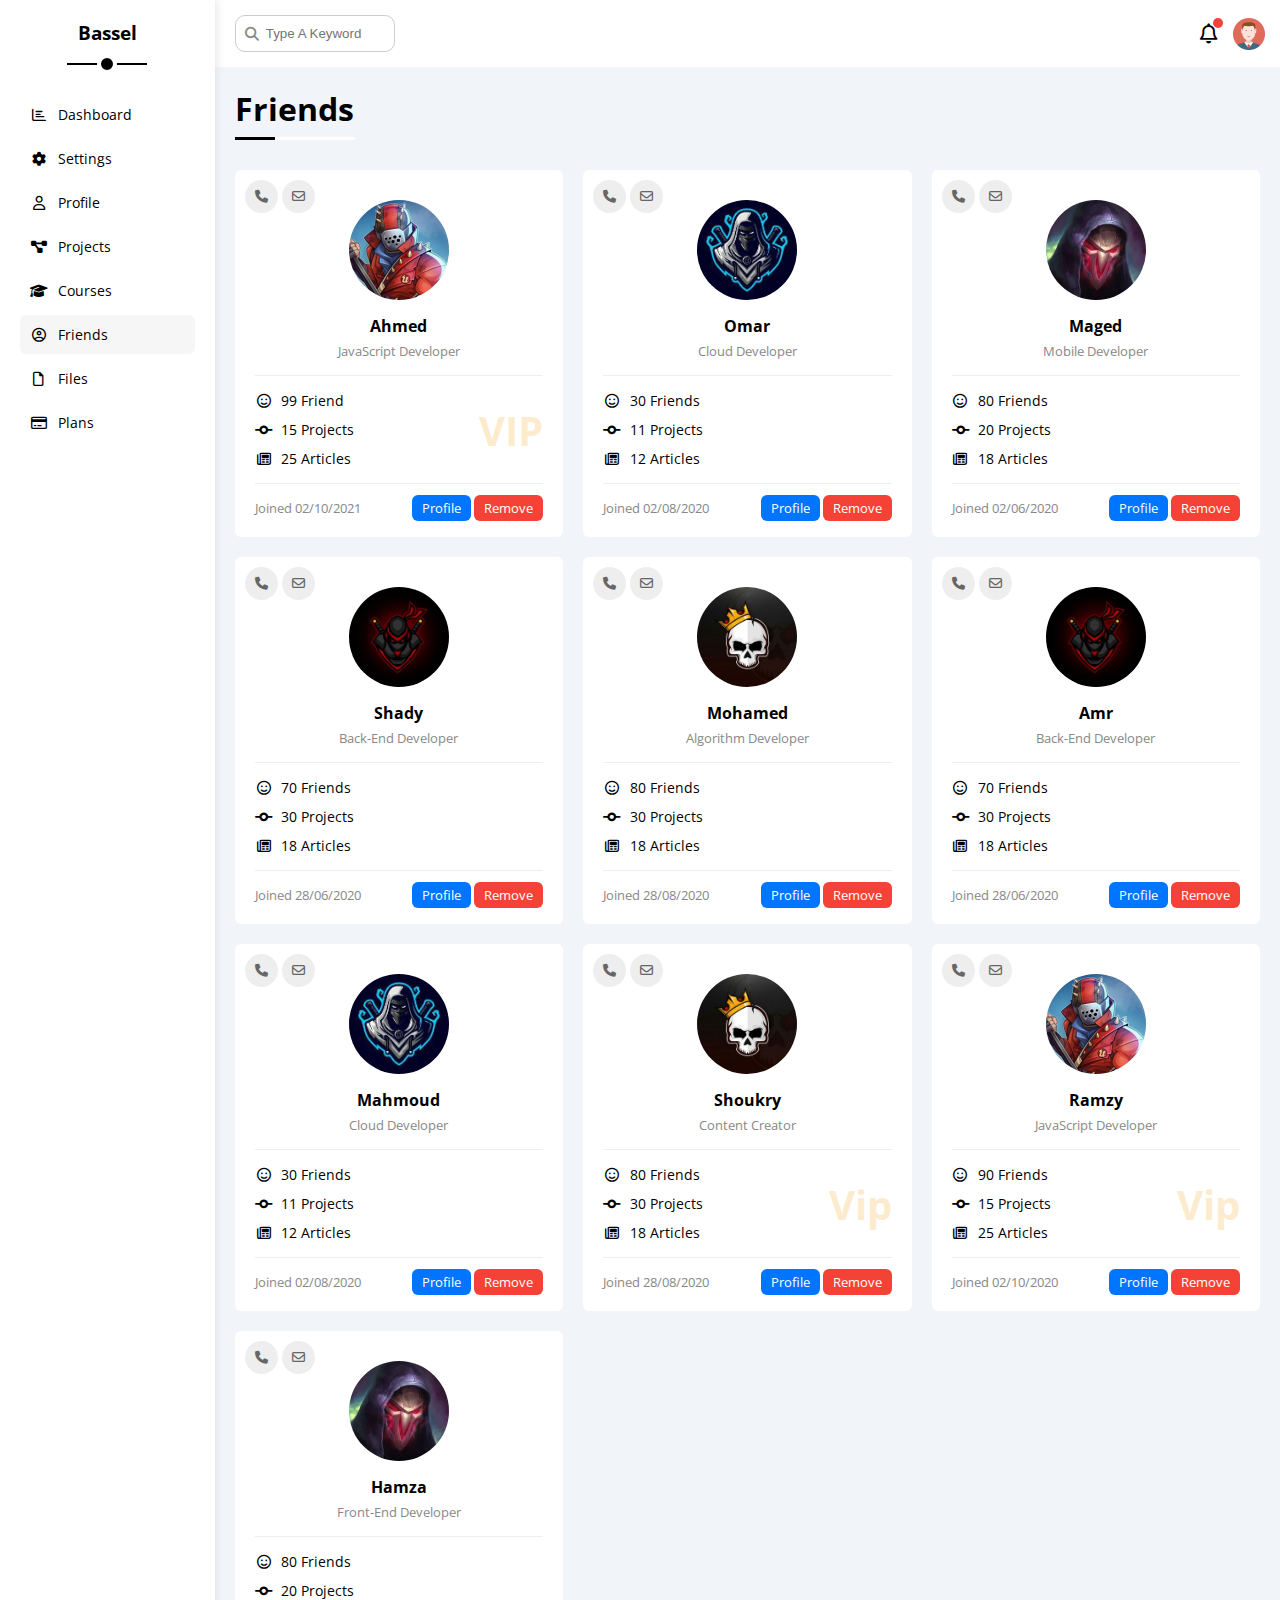
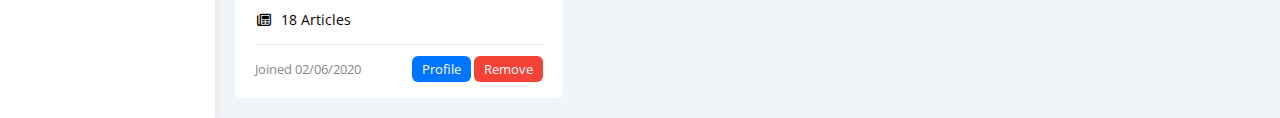
<file: friends.html>
<!DOCTYPE html>
<html lang="en">

<head>
    <meta charset="UTF-8" />
    <meta http-equiv="X-UA-Compatible" content="IE=edge" />
    <meta name="viewport" content="width=device-width, initial-scale=1.0" />
    <title>Friends</title>
    <link rel="stylesheet" href="css/all.min.css" />
    <link rel="stylesheet" href="css/framework.css" />
    <link rel="stylesheet" href="css/master.css" />
    <link rel="preconnect" href="https://fonts.googleapis.com" />
    <link rel="preconnect" href="https://fonts.gstatic.com" crossorigin />
    <link href="https://fonts.googleapis.com/css2?family=Open+Sans:wght@300;500&#038;display=swap" rel="stylesheet" />
</head>

<body>
    <div class="page d-flex">
        <div class="sidebar bg-white p-20 p-relative">
            <h3 class="p-relative txt-c mt-0">Bassel</h3>
            <ul>
                <li>
                    <a class="d-flex align-center fs-14 c-black rad-6 p-10" href="index.html">
                        <i class="fa-regular fa-chart-bar fa-fw"></i>
                        <span>Dashboard</span>
                    </a>
                </li>
                <li>
                    <a class="d-flex align-center fs-14 c-black rad-6 p-10" href="settings.html">
                        <i class="fa-solid fa-gear fa-fw"></i>
                        <span>Settings</span>
                    </a>
                </li>
                <li>
                    <a class="d-flex align-center fs-14 c-black rad-6 p-10" href="profile.html">
                        <i class="fa-regular fa-user fa-fw"></i>
                        <span>Profile</span>
                    </a>
                </li>
                <li>
                    <a class="d-flex align-center fs-14 c-black rad-6 p-10" href="projects.html">
                        <i class="fa-solid fa-diagram-project fa-fw"></i>
                        <span>Projects</span>
                    </a>
                </li>
                <li>
                    <a class="d-flex align-center fs-14 c-black rad-6 p-10" href="courses.html">
                        <i class="fa-solid fa-graduation-cap fa-fw"></i>
                        <span>Courses</span>
                    </a>
                </li>
                <li>
                    <a class="active d-flex align-center fs-14 c-black rad-6 p-10" href="friends.html">
                        <i class="fa-regular fa-circle-user fa-fw"></i>
                        <span>Friends</span>
                    </a>
                </li>
                <li>
                    <a class="d-flex align-center fs-14 c-black rad-6 p-10" href="files.html">
                        <i class="fa-regular fa-file fa-fw"></i>
                        <span>Files</span>
                    </a>
                </li>
                <li>
                    <a class="d-flex align-center fs-14 c-black rad-6 p-10" href="plans.html">
                        <i class="fa-regular fa-credit-card fa-fw"></i>
                        <span>Plans</span>
                    </a>
                </li>
            </ul>
        </div>
        <div class="content w-full">
            <!-- Start Head -->
            <div class="head bg-white p-15 between-flex">
                <div class="search p-relative">
                    <input class="p-10" type="search" placeholder="Type A Keyword" />
                </div>
                <div class="icons d-flex align-center">
                    <span class="notification p-relative">
              <i class="fa-regular fa-bell fa-lg"></i>
            </span>
                    <img decoding="async" src="imgs/avatar.png" alt="" />
                </div>
            </div>
            <!-- End Head -->
            <h1 class="p-relative">Friends</h1>
            <div class="friends-page d-grid m-20 gap-20">
                <div class="friend bg-white rad-6 p-20 p-relative">
                    <div class="contact">
                        <i class="fa-solid fa-phone"></i>
                        <i class="fa-regular fa-envelope"></i>
                    </div>
                    <div class="txt-c">
                        <img decoding="async" class="rad-half mt-10 mb-10 w-100 h-100" src="imgs/friend-01.jpg" alt="" />
                        <h4 class="m-0">Ahmed </h4>
                        <p class="c-grey fs-13 mt-5 mb-0">JavaScript Developer</p>
                    </div>
                    <div class="icons fs-14 p-relative">
                        <div class="mb-10">
                            <i class="fa-regular fa-face-smile fa-fw"></i>
                            <span>99 Friend</span>
                        </div>
                        <div class="mb-10">
                            <i class="fa-solid fa-code-commit fa-fw"></i>
                            <span>15 Projects</span>
                        </div>
                        <div>
                            <i class="fa-regular fa-newspaper fa-fw"></i>
                            <span>25 Articles</span>
                        </div>
                        <span class="vip fw-bold c-orange">VIP</span>
                    </div>
                    <div class="info between-flex fs-13">
                        <span class="c-grey">Joined 02/10/2021</span>
                        <div>
                            <a class="bg-blue c-white btn-shape" href="profile.html">Profile</a>
                            <a class="bg-red c-white btn-shape" href="#">Remove</a>
                        </div>
                    </div>
                </div>
                <div class="friend bg-white rad-6 p-20 p-relative">
                    <div class="contact">
                        <i class="fa-solid fa-phone"></i>
                        <i class="fa-regular fa-envelope"></i>
                    </div>
                    <div class="txt-c">
                        <img decoding="async" class="rad-half mt-10 mb-10 w-100 h-100" src="imgs/friend-02.jpg" alt="" />
                        <h4 class="m-0">Omar </h4>
                        <p class="c-grey fs-13 mt-5 mb-0">Cloud Developer</p>
                    </div>
                    <div class="icons fs-14 p-relative">
                        <div class="mb-10">
                            <i class="fa-regular fa-face-smile fa-fw"></i>
                            <span>30 Friends</span>
                        </div>
                        <div class="mb-10">
                            <i class="fa-solid fa-code-commit fa-fw"></i>
                            <span>11 Projects</span>
                        </div>
                        <div>
                            <i class="fa-regular fa-newspaper fa-fw"></i>
                            <span>12 Articles</span>
                        </div>
                    </div>
                    <div class="info between-flex fs-13">
                        <span class="c-grey">Joined 02/08/2020</span>
                        <div>
                            <a class="bg-blue c-white btn-shape" href="profile.html">Profile</a>
                            <a class="bg-red c-white btn-shape" href="">Remove</a>
                        </div>
                    </div>
                </div>
                <div class="friend bg-white rad-6 p-20 p-relative">
                    <div class="contact">
                        <i class="fa-solid fa-phone"></i>
                        <i class="fa-regular fa-envelope"></i>
                    </div>
                    <div class="txt-c">
                        <img decoding="async" class="rad-half mt-10 mb-10 w-100 h-100" src="imgs/friend-03.jpg" alt="" />
                        <h4 class="m-0">Maged </h4>
                        <p class="c-grey fs-13 mt-5 mb-0">Mobile Developer</p>
                    </div>
                    <div class="icons fs-14 p-relative">
                        <div class="mb-10">
                            <i class="fa-regular fa-face-smile fa-fw"></i>
                            <span>80 Friends</span>
                        </div>
                        <div class="mb-10">
                            <i class="fa-solid fa-code-commit fa-fw"></i>
                            <span>20 Projects</span>
                        </div>
                        <div>
                            <i class="fa-regular fa-newspaper fa-fw"></i>
                            <span>18 Articles</span>
                        </div>
                    </div>
                    <div class="info between-flex fs-13">
                        <span class="c-grey">Joined 02/06/2020</span>
                        <div>
                            <a class="bg-blue c-white btn-shape" href="profile.html">Profile</a>
                            <a class="bg-red c-white btn-shape" href="">Remove</a>
                        </div>
                    </div>
                </div>
                <div class="friend bg-white rad-6 p-20 p-relative">
                    <div class="contact">
                        <i class="fa-solid fa-phone"></i>
                        <i class="fa-regular fa-envelope"></i>
                    </div>
                    <div class="txt-c">
                        <img decoding="async" class="rad-half mt-10 mb-10 w-100 h-100" src="imgs/friend-04.jpg" alt="" />
                        <h4 class="m-0">Shady </h4>
                        <p class="c-grey fs-13 mt-5 mb-0">Back-End Developer</p>
                    </div>
                    <div class="icons fs-14 p-relative">
                        <div class="mb-10">
                            <i class="fa-regular fa-face-smile fa-fw"></i>
                            <span>70 Friends</span>
                        </div>
                        <div class="mb-10">
                            <i class="fa-solid fa-code-commit fa-fw"></i>
                            <span>30 Projects</span>
                        </div>
                        <div>
                            <i class="fa-regular fa-newspaper fa-fw"></i>
                            <span>18 Articles</span>
                        </div>
                    </div>
                    <div class="info between-flex fs-13">
                        <span class="c-grey">Joined 28/06/2020</span>
                        <div>
                            <a class="bg-blue c-white btn-shape" href="profile.html">Profile</a>
                            <a class="bg-red c-white btn-shape" href="">Remove</a>
                        </div>
                    </div>
                </div>
                <div class="friend bg-white rad-6 p-20 p-relative">
                    <div class="contact">
                        <i class="fa-solid fa-phone"></i>
                        <i class="fa-regular fa-envelope"></i>
                    </div>
                    <div class="txt-c">
                        <img decoding="async" class="rad-half mt-10 mb-10 w-100 h-100" src="imgs/friend-05.jpg" alt="" />
                        <h4 class="m-0">Mohamed </h4>
                        <p class="c-grey fs-13 mt-5 mb-0">Algorithm Developer</p>
                    </div>
                    <div class="icons fs-14 p-relative">
                        <div class="mb-10">
                            <i class="fa-regular fa-face-smile fa-fw"></i>
                            <span>80 Friends</span>
                        </div>
                        <div class="mb-10">
                            <i class="fa-solid fa-code-commit fa-fw"></i>
                            <span>30 Projects</span>
                        </div>
                        <div>
                            <i class="fa-regular fa-newspaper fa-fw"></i>
                            <span>18 Articles</span>
                        </div>
                    </div>
                    <div class="info between-flex fs-13">
                        <span class="c-grey">Joined 28/08/2020</span>
                        <div>
                            <a class="bg-blue c-white btn-shape" href="profile.html">Profile</a>
                            <a class="bg-red c-white btn-shape" href="">Remove</a>
                        </div>
                    </div>
                </div>
                <div class="friend bg-white rad-6 p-20 p-relative">
                    <div class="contact">
                        <i class="fa-solid fa-phone"></i>
                        <i class="fa-regular fa-envelope"></i>
                    </div>
                    <div class="txt-c">
                        <img decoding="async" class="rad-half mt-10 mb-10 w-100 h-100" src="imgs/friend-04.jpg" alt="" />
                        <h4 class="m-0">Amr </h4>
                        <p class="c-grey fs-13 mt-5 mb-0">Back-End Developer</p>
                    </div>
                    <div class="icons fs-14 p-relative">
                        <div class="mb-10">
                            <i class="fa-regular fa-face-smile fa-fw"></i>
                            <span>70 Friends</span>
                        </div>
                        <div class="mb-10">
                            <i class="fa-solid fa-code-commit fa-fw"></i>
                            <span>30 Projects</span>
                        </div>
                        <div>
                            <i class="fa-regular fa-newspaper fa-fw"></i>
                            <span>18 Articles</span>
                        </div>
                    </div>
                    <div class="info between-flex fs-13">
                        <span class="c-grey">Joined 28/06/2020</span>
                        <div>
                            <a class="bg-blue c-white btn-shape" href="profile.html">Profile</a>
                            <a class="bg-red c-white btn-shape" href="">Remove</a>
                        </div>
                    </div>
                </div>
                <div class="friend bg-white rad-6 p-20 p-relative">
                    <div class="contact">
                        <i class="fa-solid fa-phone"></i>
                        <i class="fa-regular fa-envelope"></i>
                    </div>
                    <div class="txt-c">
                        <img decoding="async" class="rad-half mt-10 mb-10 w-100 h-100" src="imgs/friend-02.jpg" alt="" />
                        <h4 class="m-0">Mahmoud </h4>
                        <p class="c-grey fs-13 mt-5 mb-0">Cloud Developer</p>
                    </div>
                    <div class="icons fs-14 p-relative">
                        <div class="mb-10">
                            <i class="fa-regular fa-face-smile fa-fw"></i>
                            <span>30 Friends</span>
                        </div>
                        <div class="mb-10">
                            <i class="fa-solid fa-code-commit fa-fw"></i>
                            <span>11 Projects</span>
                        </div>
                        <div>
                            <i class="fa-regular fa-newspaper fa-fw"></i>
                            <span>12 Articles</span>
                        </div>
                    </div>
                    <div class="info between-flex fs-13">
                        <span class="c-grey">Joined 02/08/2020</span>
                        <div>
                            <a class="bg-blue c-white btn-shape" href="profile.html">Profile</a>
                            <a class="bg-red c-white btn-shape" href="">Remove</a>
                        </div>
                    </div>
                </div>
                <div class="friend bg-white rad-6 p-20 p-relative">
                    <div class="contact">
                        <i class="fa-solid fa-phone"></i>
                        <i class="fa-regular fa-envelope"></i>
                    </div>
                    <div class="txt-c">
                        <img decoding="async" class="rad-half mt-10 mb-10 w-100 h-100" src="imgs/friend-05.jpg" alt="" />
                        <h4 class="m-0">Shoukry </h4>
                        <p class="c-grey fs-13 mt-5 mb-0">Content Creator</p>
                    </div>
                    <div class="icons fs-14 p-relative">
                        <div class="mb-10">
                            <i class="fa-regular fa-face-smile fa-fw"></i>
                            <span>80 Friends</span>
                        </div>
                        <div class="mb-10">
                            <i class="fa-solid fa-code-commit fa-fw"></i>
                            <span>30 Projects</span>
                        </div>
                        <div>
                            <i class="fa-regular fa-newspaper fa-fw"></i>
                            <span>18 Articles</span>
                        </div>
                        <span class="vip fw-bold c-orange">Vip</span>
                    </div>
                    <div class="info between-flex fs-13">
                        <span class="c-grey">Joined 28/08/2020</span>
                        <div>
                            <a class="bg-blue c-white btn-shape" href="profile.html">Profile</a>
                            <a class="bg-red c-white btn-shape" href="">Remove</a>
                        </div>
                    </div>
                </div>
                <div class="friend bg-white rad-6 p-20 p-relative">
                    <div class="contact">
                        <i class="fa-solid fa-phone"></i>
                        <i class="fa-regular fa-envelope"></i>
                    </div>
                    <div class="txt-c">
                        <img decoding="async" class="rad-half mt-10 mb-10 w-100 h-100" src="imgs/friend-01.jpg" alt="" />
                        <h4 class="m-0">Ramzy</h4>
                        <p class="c-grey fs-13 mt-5 mb-0">JavaScript Developer</p>
                    </div>
                    <div class="icons fs-14 p-relative">
                        <div class="mb-10">
                            <i class="fa-regular fa-face-smile fa-fw"></i>
                            <span>90 Friends</span>
                        </div>
                        <div class="mb-10">
                            <i class="fa-solid fa-code-commit fa-fw"></i>
                            <span>15 Projects</span>
                        </div>
                        <div>
                            <i class="fa-regular fa-newspaper fa-fw"></i>
                            <span>25 Articles</span>
                        </div>
                        <span class="vip fw-bold c-orange">Vip</span>
                    </div>
                    <div class="info between-flex fs-13">
                        <span class="c-grey">Joined 02/10/2020</span>
                        <div>
                            <a class="bg-blue c-white btn-shape" href="profile.html">Profile</a>
                            <a class="bg-red c-white btn-shape" href="">Remove</a>
                        </div>
                    </div>
                </div>
                <div class="friend bg-white rad-6 p-20 p-relative">
                    <div class="contact">
                        <i class="fa-solid fa-phone"></i>
                        <i class="fa-regular fa-envelope"></i>
                    </div>
                    <div class="txt-c">
                        <img decoding="async" class="rad-half mt-10 mb-10 w-100 h-100" src="imgs/friend-03.jpg" alt="" />
                        <h4 class="m-0">Hamza</h4>
                        <p class="c-grey fs-13 mt-5 mb-0">Front-End Developer</p>
                    </div>
                    <div class="icons fs-14 p-relative">
                        <div class="mb-10">
                            <i class="fa-regular fa-face-smile fa-fw"></i>
                            <span>80 Friends</span>
                        </div>
                        <div class="mb-10">
                            <i class="fa-solid fa-code-commit fa-fw"></i>
                            <span>20 Projects</span>
                        </div>
                        <div>
                            <i class="fa-regular fa-newspaper fa-fw"></i>
                            <span>18 Articles</span>
                        </div>
                    </div>
                    <div class="info between-flex fs-13">
                        <span class="c-grey">Joined 02/06/2020</span>
                        <div>
                            <a class="bg-blue c-white btn-shape" href="profile.html">Profile</a>
                            <a class="bg-red c-white btn-shape" href="">Remove</a>
                        </div>
                    </div>
                </div>
            </div>
        </div>
    </div>
</body>

</html>
</file>
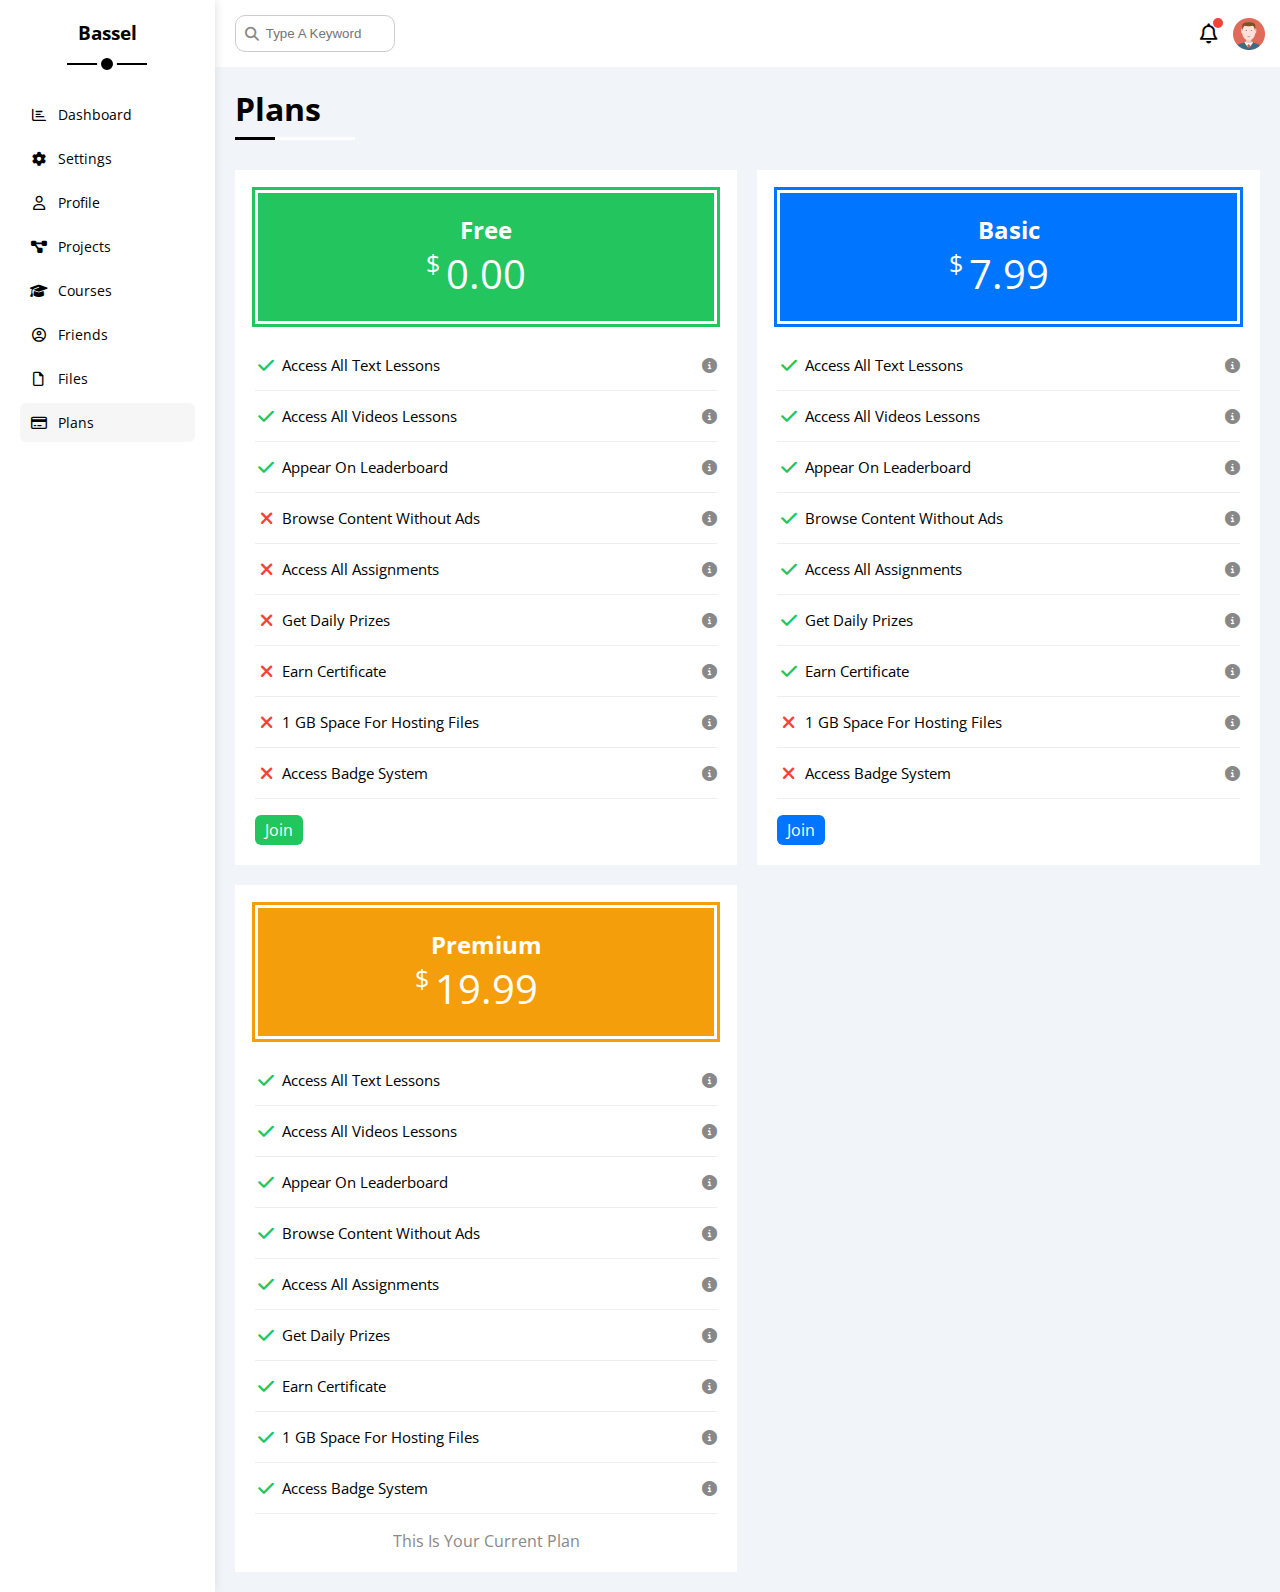
<file: plans.html>
<!DOCTYPE html>
<html lang="en">

<head>
    <meta charset="UTF-8" />
    <meta http-equiv="X-UA-Compatible" content="IE=edge" />
    <meta name="viewport" content="width=device-width, initial-scale=1.0" />
    <title>Plans</title>
    <link rel="stylesheet" href="css/all.min.css" />
    <link rel="stylesheet" href="css/framework.css" />
    <link rel="stylesheet" href="css/master.css" />
    <link rel="preconnect" href="https://fonts.googleapis.com" />
    <link rel="preconnect" href="https://fonts.gstatic.com" crossorigin />
    <link href="https://fonts.googleapis.com/css2?family=Open+Sans:wght@300;500&#038;display=swap" rel="stylesheet" />
</head>

<body>
    <div class="page d-flex">
        <div class="sidebar bg-white p-20 p-relative">
            <h3 class="p-relative txt-c mt-0">Bassel</h3>
            <ul>
                <li>
                    <a class="d-flex align-center fs-14 c-black rad-6 p-10" href="index.html">
                        <i class="fa-regular fa-chart-bar fa-fw"></i>
                        <span>Dashboard</span>
                    </a>
                </li>
                <li>
                    <a class="d-flex align-center fs-14 c-black rad-6 p-10" href="settings.html">
                        <i class="fa-solid fa-gear fa-fw"></i>
                        <span>Settings</span>
                    </a>
                </li>
                <li>
                    <a class="d-flex align-center fs-14 c-black rad-6 p-10" href="profile.html">
                        <i class="fa-regular fa-user fa-fw"></i>
                        <span>Profile</span>
                    </a>
                </li>
                <li>
                    <a class="d-flex align-center fs-14 c-black rad-6 p-10" href="projects.html">
                        <i class="fa-solid fa-diagram-project fa-fw"></i>
                        <span>Projects</span>
                    </a>
                </li>
                <li>
                    <a class="d-flex align-center fs-14 c-black rad-6 p-10" href="courses.html">
                        <i class="fa-solid fa-graduation-cap fa-fw"></i>
                        <span>Courses</span>
                    </a>
                </li>
                <li>
                    <a class="d-flex align-center fs-14 c-black rad-6 p-10" href="friends.html">
                        <i class="fa-regular fa-circle-user fa-fw"></i>
                        <span>Friends</span>
                    </a>
                </li>
                <li>
                    <a class="d-flex align-center fs-14 c-black rad-6 p-10" href="files.html">
                        <i class="fa-regular fa-file fa-fw"></i>
                        <span>Files</span>
                    </a>
                </li>
                <li>
                    <a class="active d-flex align-center fs-14 c-black rad-6 p-10" href="plans.html">
                        <i class="fa-regular fa-credit-card fa-fw"></i>
                        <span>Plans</span>
                    </a>
                </li>
            </ul>
        </div>
        <div class="content w-full">
            <!-- Start Head -->
            <div class="head bg-white p-15 between-flex">
                <div class="search p-relative">
                    <input class="p-10" type="search" placeholder="Type A Keyword" />
                </div>
                <div class="icons d-flex align-center">
                    <span class="notification p-relative">
              <i class="fa-regular fa-bell fa-lg"></i>
            </span>
                    <img decoding="async" src="imgs/avatar.png" alt="" />
                </div>
            </div>
            <!-- End Head -->
            <h1 class="p-relative">Plans</h1>
            <div class="plans-page d-grid m-20 gap-20">
                <div class="plan green bg-white p-20">
                    <div class="top bg-green txt-c p-20">
                        <h2 class="m-0 c-white">Free</h2>
                        <div class="price c-white"><span>$</span>0.00</div>
                    </div>
                    <ul>
                        <li>
                            <i class="fa-solid fa-check fa-fw yes"></i>
                            <span>Access All Text Lessons</span>
                            <i class="fa-solid fa-circle-info help"></i>
                        </li>
                        <li>
                            <i class="fa-solid fa-check fa-fw yes"></i>
                            <span>Access All Videos Lessons</span>
                            <i class="fa-solid fa-circle-info help"></i>
                        </li>
                        <li>
                            <i class="fa-solid fa-check fa-fw yes"></i>
                            <span>Appear On Leaderboard</span>
                            <i class="fa-solid fa-circle-info help"></i>
                        </li>
                        <li>
                            <i class="fa-solid fa-xmark fa-fw"></i>
                            <span>Browse Content Without Ads</span>
                            <i class="fa-solid fa-circle-info help"></i>
                        </li>
                        <li>
                            <i class="fa-solid fa-xmark fa-fw"></i>
                            <span>Access All Assignments</span>
                            <i class="fa-solid fa-circle-info help"></i>
                        </li>
                        <li>
                            <i class="fa-solid fa-xmark fa-fw"></i>
                            <span>Get Daily Prizes</span>
                            <i class="fa-solid fa-circle-info help"></i>
                        </li>
                        <li>
                            <i class="fa-solid fa-xmark fa-fw"></i>
                            <span>Earn Certificate</span>
                            <i class="fa-solid fa-circle-info help"></i>
                        </li>
                        <li>
                            <i class="fa-solid fa-xmark fa-fw"></i>
                            <span>1 GB Space For Hosting Files</span>
                            <i class="fa-solid fa-circle-info help"></i>
                        </li>
                        <li>
                            <i class="fa-solid fa-xmark fa-fw"></i>
                            <span>Access Badge System</span>
                            <i class="fa-solid fa-circle-info help"></i>
                        </li>
                    </ul>
                    <a href="#" class="btn-shape bg-green c-white d-block w-fit">Join</a>
                </div>
                <!-- Start Plan -->
                <div class="plan blue bg-white p-20">
                    <div class="top bg-blue txt-c p-20">
                        <h2 class="m-0 c-white">Basic</h2>
                        <div class="price c-white"><span>$</span>7.99</div>
                    </div>
                    <ul class="list-none p-0">
                        <li>
                            <i class="fa-solid fa-check fa-fw yes"></i>
                            <span>Access All Text Lessons</span>
                            <i class="fa-solid fa-circle-info help"></i>
                        </li>
                        <li>
                            <i class="fa-solid fa-check fa-fw yes"></i>
                            <span>Access All Videos Lessons</span>
                            <i class="fa-solid fa-circle-info help"></i>
                        </li>
                        <li>
                            <i class="fa-solid fa-check fa-fw yes"></i>
                            <span>Appear On Leaderboard</span>
                            <i class="fa-solid fa-circle-info help"></i>
                        </li>
                        <li>
                            <i class="fa-solid fa-check fa-fw yes"></i>
                            <span>Browse Content Without Ads</span>
                            <i class="fa-solid fa-circle-info help"></i>
                        </li>
                        <li>
                            <i class="fa-solid fa-check fa-fw yes"></i>
                            <span>Access All Assignments</span>
                            <i class="fa-solid fa-circle-info help"></i>
                        </li>
                        <li>
                            <i class="fa-solid fa-check fa-fw yes"></i>
                            <span>Get Daily Prizes</span>
                            <i class="fa-solid fa-circle-info help"></i>
                        </li>
                        <li>
                            <i class="fa-solid fa-check fa-fw yes"></i>
                            <span>Earn Certificate</span>
                            <i class="fa-solid fa-circle-info help"></i>
                        </li>
                        <li>
                            <i class="fa-solid fa-xmark fa-fw"></i>
                            <span>1 GB Space For Hosting Files</span>
                            <i class="fa-solid fa-circle-info help"></i>
                        </li>
                        <li>
                            <i class="fa-solid fa-xmark fa-fw"></i>
                            <span>Access Badge System</span>
                            <i class="fa-solid fa-circle-info help"></i>
                        </li>
                    </ul>
                    <a href="#" class="btn-shape bg-blue c-white d-block w-fit">Join</a>
                </div>
                <!-- End Plan -->
                <!-- Start Plan -->
                <div class="plan orange bg-white p-20">
                    <div class="top bg-orange txt-c p-20">
                        <h2 class="m-0 c-white">Premium</h2>
                        <div class="price c-white"><span>$</span>19.99</div>
                    </div>
                    <ul class="list-none p-0">
                        <li>
                            <i class="fa-solid fa-check fa-fw yes"></i>
                            <span>Access All Text Lessons</span>
                            <i class="fa-solid fa-circle-info help"></i>
                        </li>
                        <li>
                            <i class="fa-solid fa-check fa-fw yes"></i>
                            <span>Access All Videos Lessons</span>
                            <i class="fa-solid fa-circle-info help"></i>
                        </li>
                        <li>
                            <i class="fa-solid fa-check fa-fw yes"></i>
                            <span>Appear On Leaderboard</span>
                            <i class="fa-solid fa-circle-info help"></i>
                        </li>
                        <li>
                            <i class="fa-solid fa-check fa-fw yes"></i>
                            <span>Browse Content Without Ads</span>
                            <i class="fa-solid fa-circle-info help"></i>
                        </li>
                        <li>
                            <i class="fa-solid fa-check fa-fw yes"></i>
                            <span>Access All Assignments</span>
                            <i class="fa-solid fa-circle-info help"></i>
                        </li>
                        <li>
                            <i class="fa-solid fa-check fa-fw yes"></i>
                            <span>Get Daily Prizes</span>
                            <i class="fa-solid fa-circle-info help"></i>
                        </li>
                        <li>
                            <i class="fa-solid fa-check fa-fw yes"></i>
                            <span>Earn Certificate</span>
                            <i class="fa-solid fa-circle-info help"></i>
                        </li>
                        <li>
                            <i class="fa-solid fa-check fa-fw yes"></i>
                            <span>1 GB Space For Hosting Files</span>
                            <i class="fa-solid fa-circle-info help"></i>
                        </li>
                        <li>
                            <i class="fa-solid fa-check fa-fw yes"></i>
                            <span>Access Badge System</span>
                            <i class="fa-solid fa-circle-info help"></i>
                        </li>
                    </ul>
                    <p class="c-grey m-0 txt-c">This Is Your Current Plan</p>
                </div>
                <!-- End Plan -->
            </div>
        </div>
    </div>
</body>

</html>
</file>
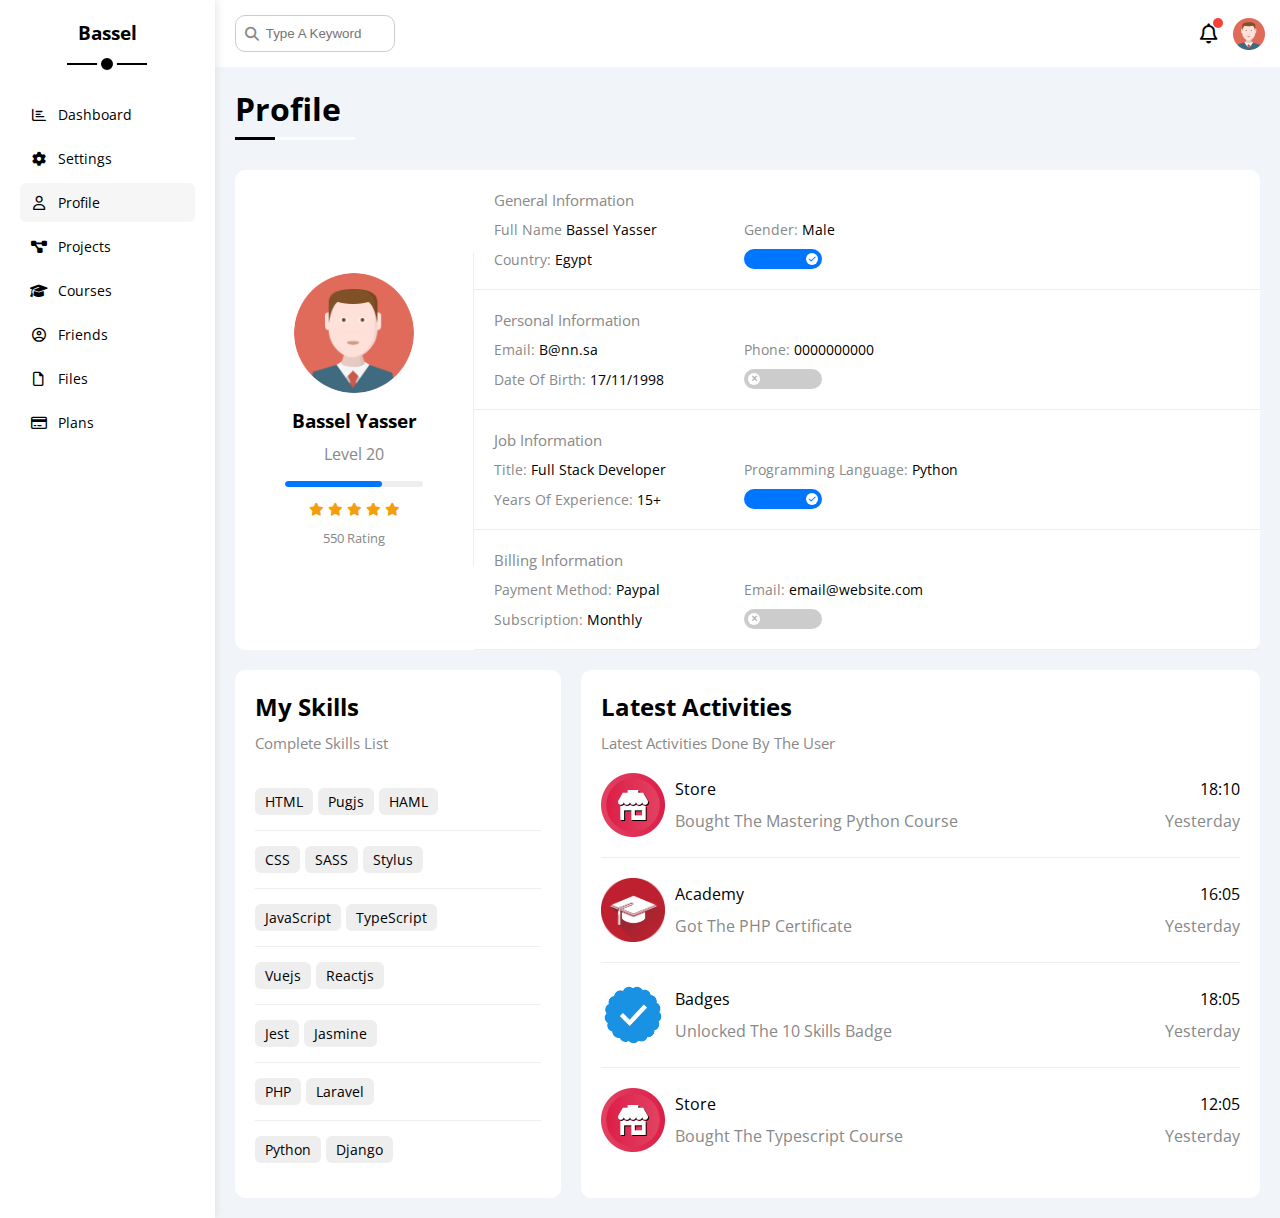
<file: profile.html>
<!DOCTYPE html>
<html lang="en">

<head>
    <meta charset="UTF-8" />
    <meta http-equiv="X-UA-Compatible" content="IE=edge" />
    <meta name="viewport" content="width=device-width, initial-scale=1.0" />
    <title>Profile</title>
    <link rel="stylesheet" href="css/all.min.css" />
    <link rel="stylesheet" href="css/framework.css" />
    <link rel="stylesheet" href="css/master.css" />
    <link rel="preconnect" href="https://fonts.googleapis.com" />
    <link rel="preconnect" href="https://fonts.gstatic.com" crossorigin />
    <link href="https://fonts.googleapis.com/css2?family=Open+Sans:wght@300;500&#038;display=swap" rel="stylesheet" />
</head>

<body>
    <div class="page d-flex">
        <div class="sidebar bg-white p-20 p-relative">
            <h3 class="p-relative txt-c mt-0">Bassel</h3>
            <ul>
                <li>
                    <a class="d-flex align-center fs-14 c-black rad-6 p-10" href="index.html">
                        <i class="fa-regular fa-chart-bar fa-fw"></i>
                        <span>Dashboard</span>
                    </a>
                </li>
                <li>
                    <a class="d-flex align-center fs-14 c-black rad-6 p-10" href="settings.html">
                        <i class="fa-solid fa-gear fa-fw"></i>
                        <span>Settings</span>
                    </a>
                </li>
                <li>
                    <a class="active d-flex align-center fs-14 c-black rad-6 p-10" href="profile.html">
                        <i class="fa-regular fa-user fa-fw"></i>
                        <span>Profile</span>
                    </a>
                </li>
                <li>
                    <a class="d-flex align-center fs-14 c-black rad-6 p-10" href="projects.html">
                        <i class="fa-solid fa-diagram-project fa-fw"></i>
                        <span>Projects</span>
                    </a>
                </li>
                <li>
                    <a class="d-flex align-center fs-14 c-black rad-6 p-10" href="courses.html">
                        <i class="fa-solid fa-graduation-cap fa-fw"></i>
                        <span>Courses</span>
                    </a>
                </li>
                <li>
                    <a class="d-flex align-center fs-14 c-black rad-6 p-10" href="friends.html">
                        <i class="fa-regular fa-circle-user fa-fw"></i>
                        <span>Friends</span>
                    </a>
                </li>
                <li>
                    <a class="d-flex align-center fs-14 c-black rad-6 p-10" href="files.html">
                        <i class="fa-regular fa-file fa-fw"></i>
                        <span>Files</span>
                    </a>
                </li>
                <li>
                    <a class="d-flex align-center fs-14 c-black rad-6 p-10" href="plans.html">
                        <i class="fa-regular fa-credit-card fa-fw"></i>
                        <span>Plans</span>
                    </a>
                </li>
            </ul>
        </div>
        <div class="content w-full">
            <!-- Start Head -->
            <div class="head bg-white p-15 between-flex">
                <div class="search p-relative">
                    <input class="p-10" type="search" placeholder="Type A Keyword" />
                </div>
                <div class="icons d-flex align-center">
                    <span class="notification p-relative">
              <i class="fa-regular fa-bell fa-lg"></i>
            </span>
                    <img decoding="async" src="imgs/avatar.png" alt="" />
                </div>
            </div>
            <!-- End Head -->
            <h1 class="p-relative">Profile</h1>
            <div class="profile-page m-20">
                <!-- Start Overview -->
                <div class="overview bg-white rad-10 d-flex align-center">
                    <div class="avatar-box txt-c p-20">
                        <img decoding="async" class="rad-half mb-10" src="imgs/avatar.png" alt="" />
                        <h3 class="m-0">Bassel Yasser</h3>
                        <p class="c-grey mt-10">Level 20</p>
                        <div class="level rad-6 bg-eee p-relative">
                            <span style="width: 70%"></span>
                        </div>
                        <div class="rating mt-10 mb-10">
                            <i class="fa-solid fa-star c-orange fs-13"></i>
                            <i class="fa-solid fa-star c-orange fs-13"></i>
                            <i class="fa-solid fa-star c-orange fs-13"></i>
                            <i class="fa-solid fa-star c-orange fs-13"></i>
                            <i class="fa-solid fa-star c-orange fs-13"></i>
                        </div>
                        <p class="c-grey m-0 fs-13">550 Rating</p>
                    </div>
                    <div class="info-box w-full txt-c-mobile">
                        <!-- Start Information Row -->
                        <div class="box p-20 d-flex align-center">
                            <h4 class="c-grey fs-15 m-0 w-full">General Information</h4>
                            <div class="fs-14">
                                <span class="c-grey">Full Name</span>
                                <span>Bassel Yasser</span>
                            </div>
                            <div class="fs-14">
                                <span class="c-grey">Gender:</span>
                                <span>Male</span>
                            </div>
                            <div class="fs-14">
                                <span class="c-grey">Country:</span>
                                <span>Egypt</span>
                            </div>
                            <div class="fs-14">
                                <label>
                    <input class="toggle-checkbox" type="checkbox" checked />
                    <div class="toggle-switch"></div>
                  </label>
                            </div>
                        </div>
                        <!-- End Information Row -->
                        <!-- Start Information Row -->
                        <div class="box p-20 d-flex align-center">
                            <h4 class="c-grey w-full fs-15 m-0">Personal Information</h4>
                            <div class="fs-14">
                                <span class="c-grey">Email:</span>
                                <span>B@nn.sa</span>
                            </div>
                            <div class="fs-14">
                                <span class="c-grey">Phone:</span>
                                <span>0000000000</span>
                            </div>
                            <div class="fs-14">
                                <span class="c-grey">Date Of Birth:</span>
                                <span>17/11/1998</span>
                            </div>
                            <div class="fs-14">
                                <label>
                    <input class="toggle-checkbox" type="checkbox" />
                    <div class="toggle-switch"></div>
                  </label>
                            </div>
                        </div>
                        <!-- End Information Row -->
                        <!-- Start Information Row -->
                        <div class="box p-20 d-flex align-center">
                            <h4 class="c-grey w-full fs-15 m-0">Job Information</h4>
                            <div class="fs-14">
                                <span class="c-grey">Title:</span>
                                <span>Full Stack Developer</span>
                            </div>
                            <div class="fs-14">
                                <span class="c-grey">Programming Language:</span>
                                <span>Python</span>
                            </div>
                            <div class="fs-14">
                                <span class="c-grey">Years Of Experience:</span>
                                <span>15+</span>
                            </div>
                            <div class="fs-14">
                                <label>
                    <input class="toggle-checkbox" type="checkbox" checked />
                    <div class="toggle-switch"></div>
                  </label>
                            </div>
                        </div>
                        <!-- End Information Row -->
                        <!-- Start Information Row -->
                        <div class="box p-20 d-flex align-center">
                            <h4 class="c-grey w-full fs-15 m-0">Billing Information</h4>
                            <div class="fs-14">
                                <span class="c-grey">Payment Method:</span>
                                <span>Paypal</span>
                            </div>
                            <div class="fs-14">
                                <span class="c-grey">Email:</span>
                                <span>email@website.com</span>
                            </div>
                            <div class="fs-14">
                                <span class="c-grey">Subscription:</span>
                                <span>Monthly</span>
                            </div>
                            <div class="fs-14">
                                <label>
                    <input class="toggle-checkbox" type="checkbox" />
                    <div class="toggle-switch"></div>
                  </label>
                            </div>
                        </div>
                        <!-- End Information Row -->
                    </div>
                </div>
                <!-- End Overview -->
                <!-- Start Other Data -->
                <div class="other-data d-flex gap-20">
                    <div class="skills-card p-20 bg-white rad-10 mt-20">
                        <h2 class="mt-0 mb-10">My Skills</h2>
                        <p class="mt-0 mb-20 c-grey fs-15">Complete Skills List</p>
                        <ul class="m-0 txt-c-mobile">
                            <li><span>HTML</span><span>Pugjs</span><span>HAML</span></li>
                            <li><span>CSS</span><span>SASS</span><span>Stylus</span></li>
                            <li><span>JavaScript</span><span>TypeScript</span></li>
                            <li><span>Vuejs</span><span>Reactjs</span></li>
                            <li><span>Jest</span><span>Jasmine</span></li>
                            <li><span>PHP</span><span>Laravel</span></li>
                            <li><span>Python</span><span>Django</span></li>
                        </ul>
                    </div>
                    <div class="activities p-20 bg-white rad-10 mt-20">
                        <h2 class="mt-0 mb-10">Latest Activities</h2>
                        <p class="mt-0 mb-20 c-grey fs-15">Latest Activities Done By The User</p>
                        <div class="activity d-flex align-center txt-c-mobile">
                            <img decoding="async" src="imgs/activity-01.png" alt="" />
                            <div class="info">
                                <span class="d-block mb-10">Store</span>
                                <span class="c-grey">Bought The Mastering Python Course</span>
                            </div>
                            <div class="date">
                                <span class="d-block mb-10">18:10</span>
                                <span class="c-grey">Yesterday</span>
                            </div>
                        </div>
                        <div class="activity d-flex align-center txt-c-mobile">
                            <img decoding="async" src="imgs/activity-02.png" alt="" />
                            <div class="info">
                                <span class="d-block mb-10">Academy</span>
                                <span class="c-grey">Got The PHP Certificate</span>
                            </div>
                            <div class="date">
                                <span class="d-block mb-10">16:05</span>
                                <span class="c-grey">Yesterday</span>
                            </div>
                        </div>
                        <div class="activity d-flex align-center txt-c-mobile">
                            <img decoding="async" src="imgs/activity-03.png" alt="" />
                            <div class="info">
                                <span class="d-block mb-10">Badges</span>
                                <span class="c-grey">Unlocked The 10 Skills Badge</span>
                            </div>
                            <div class="date">
                                <span class="d-block mb-10">18:05</span>
                                <span class="c-grey">Yesterday</span>
                            </div>
                        </div>
                        <div class="activity d-flex align-center txt-c-mobile">
                            <img decoding="async" src="imgs/activity-01.png" alt="" />
                            <div class="info">
                                <span class="d-block mb-10">Store</span>
                                <span class="c-grey">Bought The Typescript Course</span>
                            </div>
                            <div class="date">
                                <span class="d-block mb-10">12:05</span>
                                <span class="c-grey">Yesterday</span>
                            </div>
                        </div>
                    </div>
                </div>
                <!-- End Other Data -->
            </div>
        </div>
    </div>
</body>

</html>
</file>
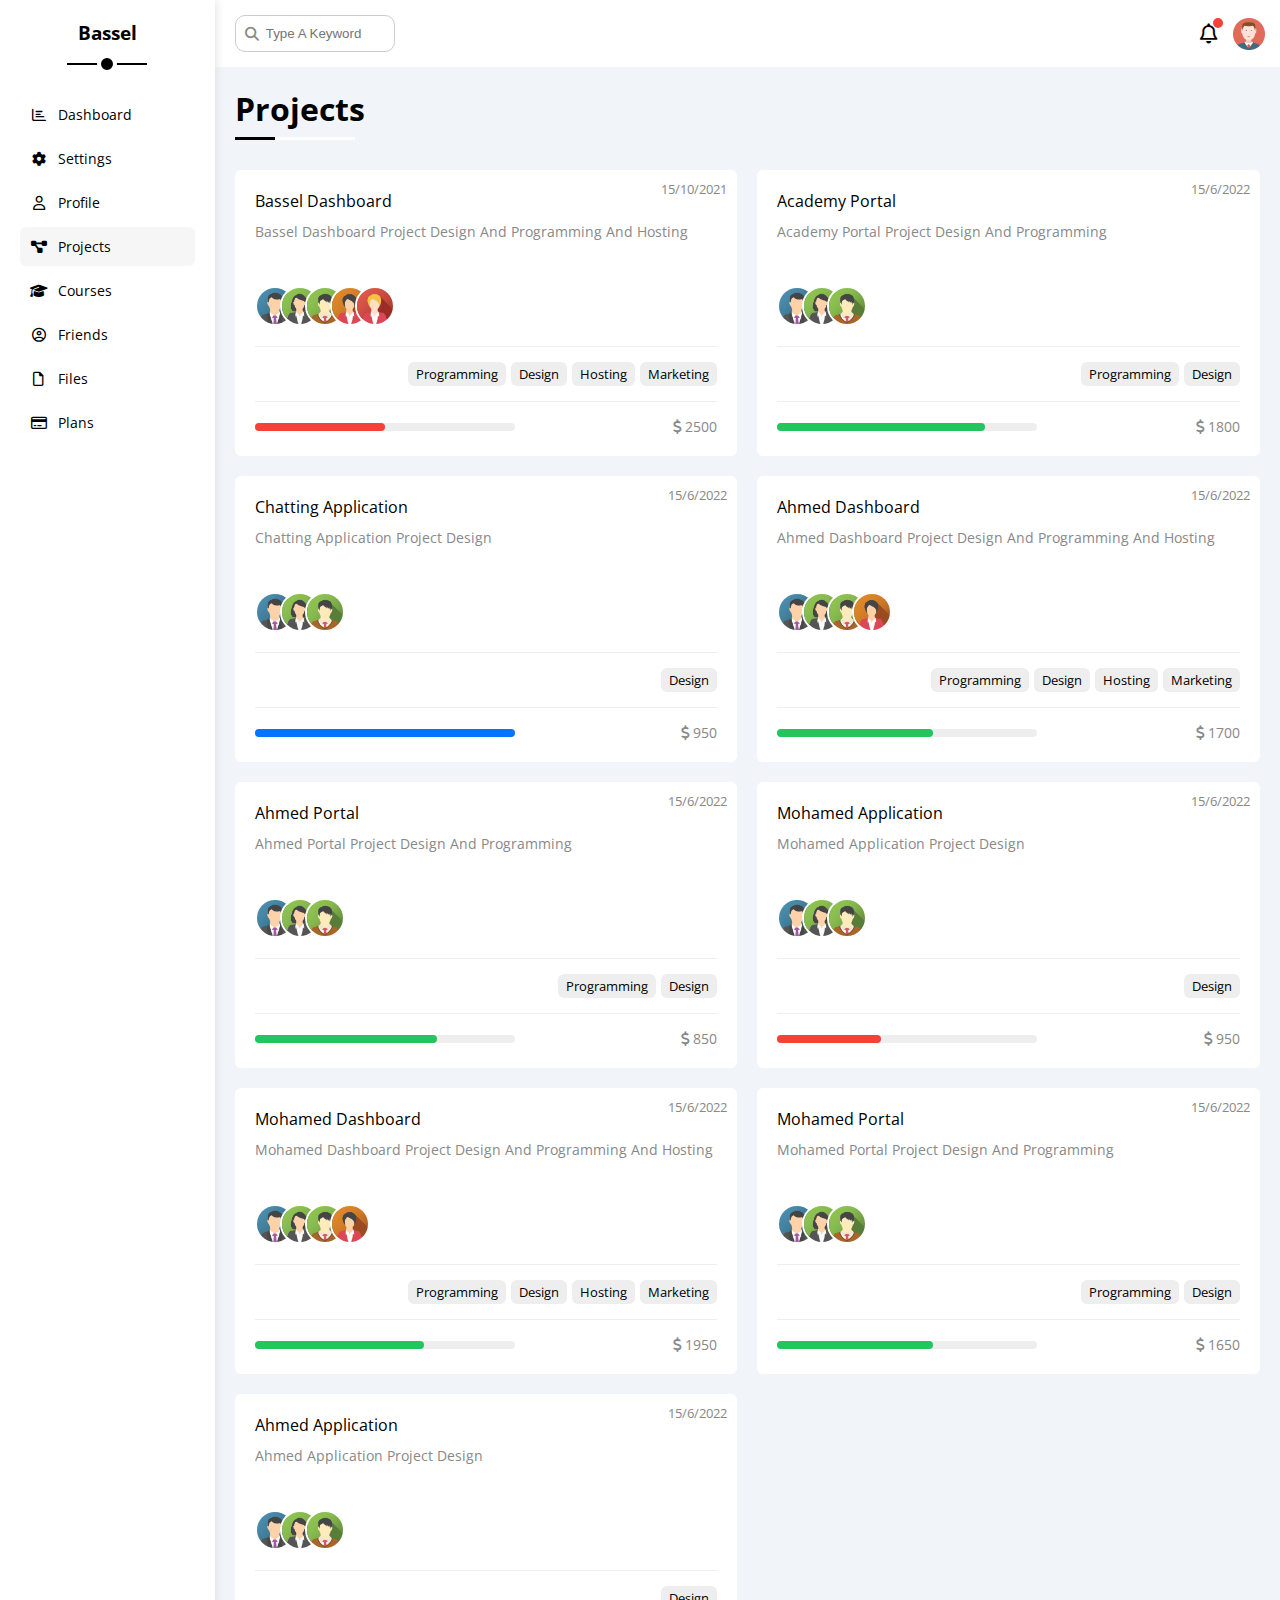
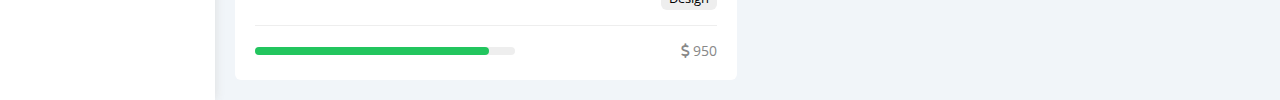
<file: projects.html>
<!DOCTYPE html>
<html lang="en">

<head>
    <meta charset="UTF-8" />
    <meta http-equiv="X-UA-Compatible" content="IE=edge" />
    <meta name="viewport" content="width=device-width, initial-scale=1.0" />
    <title>Projects</title>
    <link rel="stylesheet" href="css/all.min.css" />
    <link rel="stylesheet" href="css/framework.css" />
    <link rel="stylesheet" href="css/master.css" />
    <link rel="preconnect" href="https://fonts.googleapis.com" />
    <link rel="preconnect" href="https://fonts.gstatic.com" crossorigin />
    <link href="https://fonts.googleapis.com/css2?family=Open+Sans:wght@300;500&#038;display=swap" rel="stylesheet" />
</head>

<body>
    <div class="page d-flex">
        <div class="sidebar bg-white p-20 p-relative">
            <h3 class="p-relative txt-c mt-0">Bassel</h3>
            <ul>
                <li>
                    <a class="d-flex align-center fs-14 c-black rad-6 p-10" href="index.html">
                        <i class="fa-regular fa-chart-bar fa-fw"></i>
                        <span>Dashboard</span>
                    </a>
                </li>
                <li>
                    <a class="d-flex align-center fs-14 c-black rad-6 p-10" href="settings.html">
                        <i class="fa-solid fa-gear fa-fw"></i>
                        <span>Settings</span>
                    </a>
                </li>
                <li>
                    <a class="d-flex align-center fs-14 c-black rad-6 p-10" href="profile.html">
                        <i class="fa-regular fa-user fa-fw"></i>
                        <span>Profile</span>
                    </a>
                </li>
                <li>
                    <a class="active d-flex align-center fs-14 c-black rad-6 p-10" href="projects.html">
                        <i class="fa-solid fa-diagram-project fa-fw"></i>
                        <span>Projects</span>
                    </a>
                </li>
                <li>
                    <a class="d-flex align-center fs-14 c-black rad-6 p-10" href="courses.html">
                        <i class="fa-solid fa-graduation-cap fa-fw"></i>
                        <span>Courses</span>
                    </a>
                </li>
                <li>
                    <a class="d-flex align-center fs-14 c-black rad-6 p-10" href="friends.html">
                        <i class="fa-regular fa-circle-user fa-fw"></i>
                        <span>Friends</span>
                    </a>
                </li>
                <li>
                    <a class="d-flex align-center fs-14 c-black rad-6 p-10" href="files.html">
                        <i class="fa-regular fa-file fa-fw"></i>
                        <span>Files</span>
                    </a>
                </li>
                <li>
                    <a class="d-flex align-center fs-14 c-black rad-6 p-10" href="plans.html">
                        <i class="fa-regular fa-credit-card fa-fw"></i>
                        <span>Plans</span>
                    </a>
                </li>
            </ul>
        </div>
        <div class="content w-full">
            <!-- Start Head -->
            <div class="head bg-white p-15 between-flex">
                <div class="search p-relative">
                    <input class="p-10" type="search" placeholder="Type A Keyword" />
                </div>
                <div class="icons d-flex align-center">
                    <span class="notification p-relative">
              <i class="fa-regular fa-bell fa-lg"></i>
            </span>
                    <img decoding="async" src="imgs/avatar.png" alt="" />
                </div>
            </div>
            <!-- End Head -->
            <h1 class="p-relative">Projects</h1>
            <div class="projects-page d-grid m-20 gap-20">
                <div class="project bg-white p-20 rad-6 p-relative">
                    <span class="date fs-13 c-grey">15/10/2021</span>
                    <h4 class="m-0">Bassel Dashboard</h4>
                    <p class="c-grey mt-10 mb-10 fs-14">Bassel Dashboard Project Design And Programming And Hosting</p>
                    <div class="team">
                        <a href="#"><img decoding="async" src="imgs/team-01.png" alt="" /></a>
                        <a href="#"><img decoding="async" src="imgs/team-02.png" alt="" /></a>
                        <a href="#"><img decoding="async" src="imgs/team-03.png" alt="" /></a>
                        <a href="#"><img decoding="async" src="imgs/team-04.png" alt="" /></a>
                        <a href="#"><img decoding="async" src="imgs/team-05.png" alt="" /></a>
                    </div>
                    <div class="do d-flex">
                        <span class="fs-13 rad-6 bg-eee">Programming</span>
                        <span class="fs-13 rad-6 bg-eee">Design</span>
                        <span class="fs-13 rad-6 bg-eee">Hosting</span>
                        <span class="fs-13 rad-6 bg-eee">Marketing</span>
                    </div>
                    <div class="info between-flex">
                        <div class="prog bg-eee">
                            <span class="bg-red" style="width: 50%"></span>
                        </div>
                        <div class="fs-14 c-grey">
                            <i class="fa-solid fa-dollar-sign"></i> 2500
                        </div>
                    </div>
                </div>
                <div class="project bg-white p-20 rad-6 p-relative">
                    <span class="date fs-13 c-grey">15/6/2022</span>
                    <h4 class="m-0">Academy Portal</h4>
                    <p class="c-grey mt-10 mb-10 fs-14">Academy Portal Project Design And Programming</p>
                    <div class="team">
                        <a href="#"><img decoding="async" src="imgs/team-01.png" alt="" /></a>
                        <a href="#"><img decoding="async" src="imgs/team-02.png" alt="" /></a>
                        <a href="#"><img decoding="async" src="imgs/team-03.png" alt="" /></a>
                    </div>
                    <div class="do d-flex">
                        <span class="fs-13 rad-6 bg-eee">Programming</span>
                        <span class="fs-13 rad-6 bg-eee">Design</span>
                    </div>
                    <div class="info between-flex">
                        <div class="prog bg-eee">
                            <span class="bg-green" style="width: 80%"></span>
                        </div>
                        <div class="fs-14 c-grey">
                            <i class="fa-solid fa-dollar-sign"></i> 1800
                        </div>
                    </div>
                </div>
                <div class="project bg-white p-20 rad-6 p-relative">
                    <span class="date fs-13 c-grey">15/6/2022</span>
                    <h4 class="m-0">Chatting Application</h4>
                    <p class="c-grey mt-10 mb-10 fs-14">Chatting Application Project Design</p>
                    <div class="team">
                        <a href="#"><img decoding="async" src="imgs/team-01.png" alt="" /></a>
                        <a href="#"><img decoding="async" src="imgs/team-02.png" alt="" /></a>
                        <a href="#"><img decoding="async" src="imgs/team-03.png" alt="" /></a>
                    </div>
                    <div class="do d-flex">
                        <span class="fs-13 rad-6 bg-eee">Design</span>
                    </div>
                    <div class="info between-flex">
                        <div class="prog bg-eee">
                            <span class="bg-blue" style="width: 100%"></span>
                        </div>
                        <div class="fs-14 c-grey">
                            <i class="fa-solid fa-dollar-sign"></i> 950
                        </div>
                    </div>
                </div>
                <div class="project bg-white p-20 rad-6 p-relative">
                    <span class="date fs-13 c-grey">15/6/2022</span>
                    <h4 class="m-0">Ahmed Dashboard</h4>
                    <p class="c-grey mt-10 mb-10 fs-14">Ahmed Dashboard Project Design And Programming And Hosting</p>
                    <div class="team">
                        <a href="#"><img decoding="async" src="imgs/team-01.png" alt="" /></a>
                        <a href="#"><img decoding="async" src="imgs/team-02.png" alt="" /></a>
                        <a href="#"><img decoding="async" src="imgs/team-03.png" alt="" /></a>
                        <a href="#"><img decoding="async" src="imgs/team-04.png" alt="" /></a>
                    </div>
                    <div class="do d-flex">
                        <span class="fs-13 rad-6 bg-eee">Programming</span>
                        <span class="fs-13 rad-6 bg-eee">Design</span>
                        <span class="fs-13 rad-6 bg-eee">Hosting</span>
                        <span class="fs-13 rad-6 bg-eee">Marketing</span>
                    </div>
                    <div class="info between-flex">
                        <div class="prog bg-eee">
                            <span class="bg-green" style="width: 60%"></span>
                        </div>
                        <div class="fs-14 c-grey">
                            <i class="fa-solid fa-dollar-sign"></i> 1700
                        </div>
                    </div>
                </div>
                <div class="project bg-white p-20 rad-6 p-relative">
                    <span class="date fs-13 c-grey">15/6/2022</span>
                    <h4 class="m-0">Ahmed Portal</h4>
                    <p class="c-grey mt-10 mb-10 fs-14">Ahmed Portal Project Design And Programming</p>
                    <div class="team">
                        <a href="#"><img decoding="async" src="imgs/team-01.png" alt="" /></a>
                        <a href="#"><img decoding="async" src="imgs/team-02.png" alt="" /></a>
                        <a href="#"><img decoding="async" src="imgs/team-03.png" alt="" /></a>
                    </div>
                    <div class="do d-flex">
                        <span class="fs-13 rad-6 bg-eee">Programming</span>
                        <span class="fs-13 rad-6 bg-eee">Design</span>
                    </div>
                    <div class="info between-flex">
                        <div class="prog bg-eee">
                            <span class="bg-green" style="width: 70%"></span>
                        </div>
                        <div class="fs-14 c-grey">
                            <i class="fa-solid fa-dollar-sign"></i> 850
                        </div>
                    </div>
                </div>
                <div class="project bg-white p-20 rad-6 p-relative">
                    <span class="date fs-13 c-grey">15/6/2022</span>
                    <h4 class="m-0">Mohamed Application</h4>
                    <p class="c-grey mt-10 mb-10 fs-14">Mohamed Application Project Design</p>
                    <div class="team">
                        <a href="#"><img decoding="async" src="imgs/team-01.png" alt="" /></a>
                        <a href="#"><img decoding="async" src="imgs/team-02.png" alt="" /></a>
                        <a href="#"><img decoding="async" src="imgs/team-03.png" alt="" /></a>
                    </div>
                    <div class="do d-flex">
                        <span class="fs-13 rad-6 bg-eee">Design</span>
                    </div>
                    <div class="info between-flex">
                        <div class="prog bg-eee">
                            <span class="bg-red" style="width: 40%"></span>
                        </div>
                        <div class="fs-14 c-grey">
                            <i class="fa-solid fa-dollar-sign"></i> 950
                        </div>
                    </div>
                </div>
                <div class="project bg-white p-20 rad-6 p-relative">
                    <span class="date fs-13 c-grey">15/6/2022</span>
                    <h4 class="m-0">Mohamed Dashboard</h4>
                    <p class="c-grey mt-10 mb-10 fs-14">Mohamed Dashboard Project Design And Programming And Hosting</p>
                    <div class="team">
                        <a href="#"><img decoding="async" src="imgs/team-01.png" alt="" /></a>
                        <a href="#"><img decoding="async" src="imgs/team-02.png" alt="" /></a>
                        <a href="#"><img decoding="async" src="imgs/team-03.png" alt="" /></a>
                        <a href="#"><img decoding="async" src="imgs/team-04.png" alt="" /></a>
                    </div>
                    <div class="do d-flex">
                        <span class="fs-13 rad-6 bg-eee">Programming</span>
                        <span class="fs-13 rad-6 bg-eee">Design</span>
                        <span class="fs-13 rad-6 bg-eee">Hosting</span>
                        <span class="fs-13 rad-6 bg-eee">Marketing</span>
                    </div>
                    <div class="info between-flex">
                        <div class="prog bg-eee">
                            <span class="bg-green" style="width: 65%"></span>
                        </div>
                        <div class="fs-14 c-grey">
                            <i class="fa-solid fa-dollar-sign"></i> 1950
                        </div>
                    </div>
                </div>
                <div class="project bg-white p-20 rad-6 p-relative">
                    <span class="date fs-13 c-grey">15/6/2022</span>
                    <h4 class="m-0">Mohamed Portal</h4>
                    <p class="c-grey mt-10 mb-10 fs-14">Mohamed Portal Project Design And Programming</p>
                    <div class="team">
                        <a href="#"><img decoding="async" src="imgs/team-01.png" alt="" /></a>
                        <a href="#"><img decoding="async" src="imgs/team-02.png" alt="" /></a>
                        <a href="#"><img decoding="async" src="imgs/team-03.png" alt="" /></a>
                    </div>
                    <div class="do d-flex">
                        <span class="fs-13 rad-6 bg-eee">Programming</span>
                        <span class="fs-13 rad-6 bg-eee">Design</span>
                    </div>
                    <div class="info between-flex">
                        <div class="prog bg-eee">
                            <span class="bg-green" style="width: 60%"></span>
                        </div>
                        <div class="fs-14 c-grey">
                            <i class="fa-solid fa-dollar-sign"></i> 1650
                        </div>
                    </div>
                </div>
                <div class="project bg-white p-20 rad-6 p-relative">
                    <span class="date fs-13 c-grey">15/6/2022</span>
                    <h4 class="m-0">Ahmed Application</h4>
                    <p class="c-grey mt-10 mb-10 fs-14">Ahmed Application Project Design</p>
                    <div class="team">
                        <a href="#"><img decoding="async" src="imgs/team-01.png" alt="" /></a>
                        <a href="#"><img decoding="async" src="imgs/team-02.png" alt="" /></a>
                        <a href="#"><img decoding="async" src="imgs/team-03.png" alt="" /></a>
                    </div>
                    <div class="do d-flex">
                        <span class="fs-13 rad-6 bg-eee">Design</span>
                    </div>
                    <div class="info between-flex">
                        <div class="prog bg-eee">
                            <span class="bg-green" style="width: 90%"></span>
                        </div>
                        <div class="fs-14 c-grey">
                            <i class="fa-solid fa-dollar-sign"></i> 950
                        </div>
                    </div>
                </div>
            </div>
        </div>
    </div>
</body>

</html>
</file>
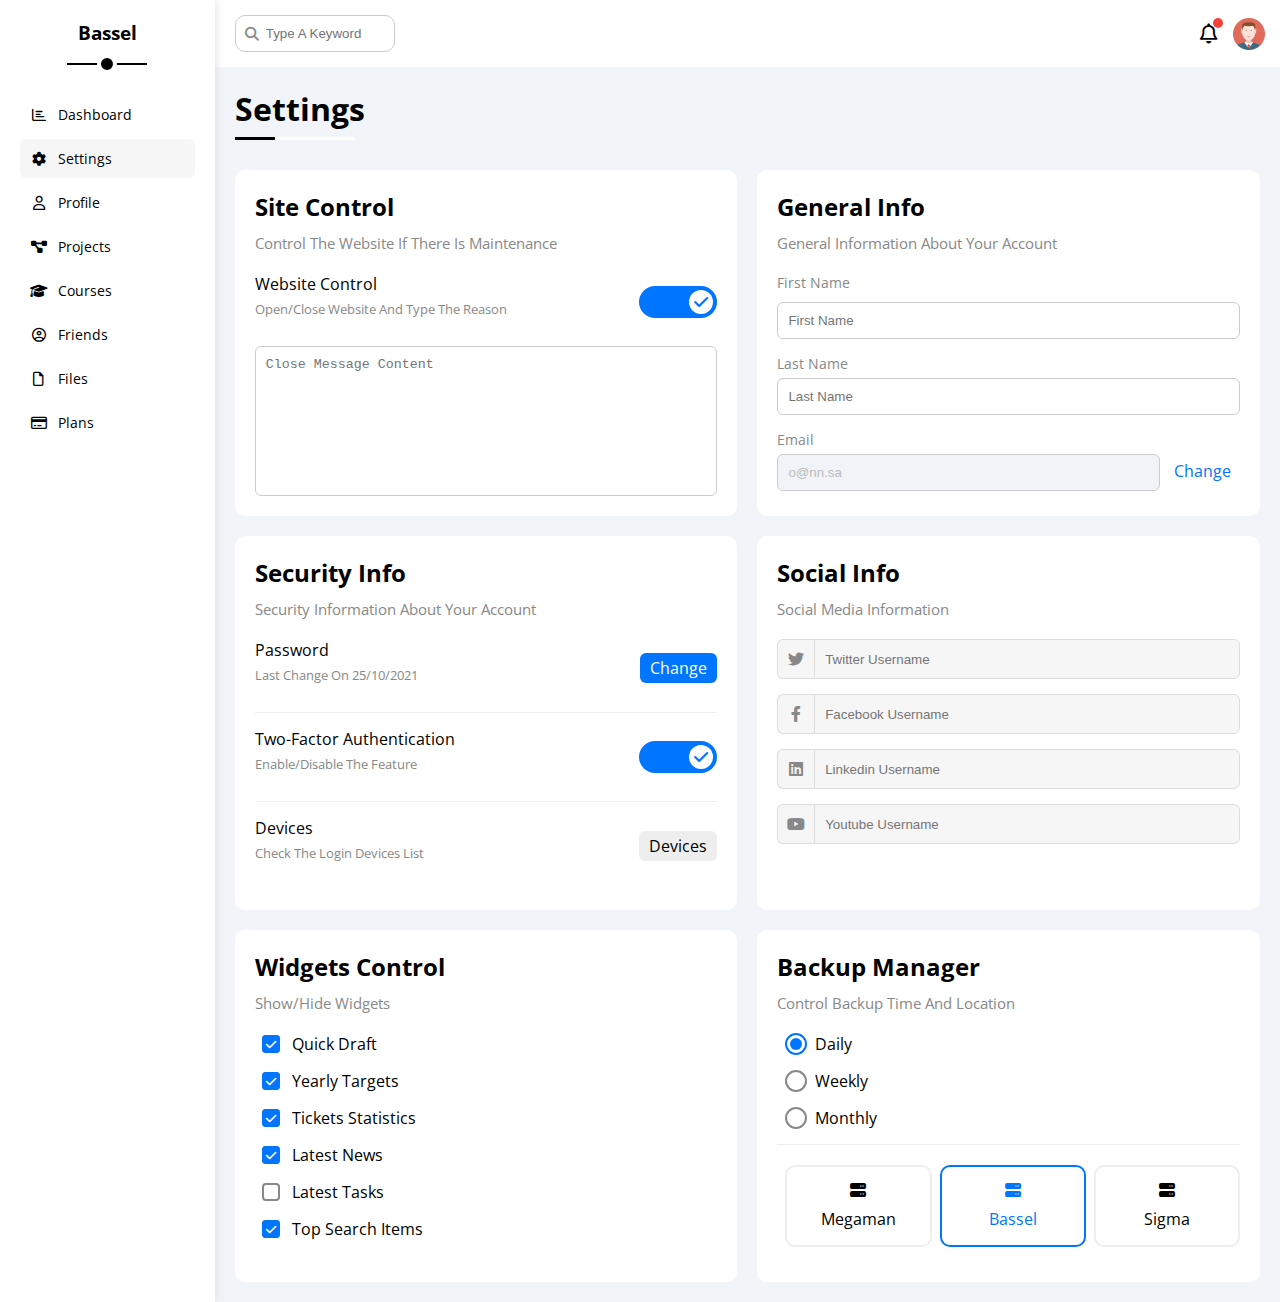
<file: settings.html>
<!DOCTYPE html>
<html lang="en">

<head>
    <meta charset="UTF-8" />
    <meta http-equiv="X-UA-Compatible" content="IE=edge" />
    <meta name="viewport" content="width=device-width, initial-scale=1.0" />
    <title>Settings</title>
    <link rel="stylesheet" href="css/all.min.css" />
    <link rel="stylesheet" href="css/framework.css" />
    <link rel="stylesheet" href="css/master.css" />
    <link rel="preconnect" href="https://fonts.googleapis.com" />
    <link rel="preconnect" href="https://fonts.gstatic.com" crossorigin />
    <link href="https://fonts.googleapis.com/css2?family=Open+Sans:wght@300;500&#038;display=swap" rel="stylesheet" />
</head>

<body>
    <div class="page d-flex">
        <div class="sidebar bg-white p-20 p-relative">
            <h3 class="p-relative txt-c mt-0">Bassel</h3>
            <ul>
                <li>
                    <a class="d-flex align-center fs-14 c-black rad-6 p-10" href="index.html">
                        <i class="fa-regular fa-chart-bar fa-fw"></i>
                        <span>Dashboard</span>
                    </a>
                </li>
                <li>
                    <a class="active d-flex align-center fs-14 c-black rad-6 p-10" href="settings.html">
                        <i class="fa-solid fa-gear fa-fw"></i>
                        <span>Settings</span>
                    </a>
                </li>
                <li>
                    <a class="d-flex align-center fs-14 c-black rad-6 p-10" href="profile.html">
                        <i class="fa-regular fa-user fa-fw"></i>
                        <span>Profile</span>
                    </a>
                </li>
                <li>
                    <a class="d-flex align-center fs-14 c-black rad-6 p-10" href="projects.html">
                        <i class="fa-solid fa-diagram-project fa-fw"></i>
                        <span>Projects</span>
                    </a>
                </li>
                <li>
                    <a class="d-flex align-center fs-14 c-black rad-6 p-10" href="courses.html">
                        <i class="fa-solid fa-graduation-cap fa-fw"></i>
                        <span>Courses</span>
                    </a>
                </li>
                <li>
                    <a class="d-flex align-center fs-14 c-black rad-6 p-10" href="friends.html">
                        <i class="fa-regular fa-circle-user fa-fw"></i>
                        <span>Friends</span>
                    </a>
                </li>
                <li>
                    <a class="d-flex align-center fs-14 c-black rad-6 p-10" href="files.html">
                        <i class="fa-regular fa-file fa-fw"></i>
                        <span>Files</span>
                    </a>
                </li>
                <li>
                    <a class="d-flex align-center fs-14 c-black rad-6 p-10" href="plans.html">
                        <i class="fa-regular fa-credit-card fa-fw"></i>
                        <span>Plans</span>
                    </a>
                </li>
            </ul>
        </div>
        <div class="content w-full">
            <!-- Start Head -->
            <div class="head bg-white p-15 between-flex">
                <div class="search p-relative">
                    <input class="p-10" type="search" placeholder="Type A Keyword" />
                </div>
                <div class="icons d-flex align-center">
                    <span class="notification p-relative">
              <i class="fa-regular fa-bell fa-lg"></i>
            </span>
                    <img decoding="async" src="imgs/avatar.png" alt="" />
                </div>
            </div>
            <!-- End Head -->
            <h1 class="p-relative">Settings</h1>
            <div class="settings-page m-20 d-grid gap-20">
                <!-- Start Settings Box -->
                <div class="p-20 bg-white rad-10">
                    <h2 class="mt-0 mb-10">Site Control</h2>
                    <p class="mt-0 mb-20 c-grey fs-15">Control The Website If There Is Maintenance</p>
                    <div class="mb-15 between-flex">
                        <div>
                            <span>Website Control</span>
                            <p class="c-grey mt-5 mb-0 fs-13">Open/Close Website And Type The Reason</p>
                        </div>
                        <div>
                            <label>
                  <input class="toggle-checkbox" type="checkbox" checked />
                  <div class="toggle-switch"></div>
                </label>
                        </div>
                    </div>
                    <textarea class="close-message p-10 rad-6 d-block w-full" placeholder="Close Message Content"></textarea>
                </div>
                <!-- End Settings Box -->
                <!-- Start Settings Box -->
                <div class="p-20 bg-white rad-10">
                    <h2 class="mt-0 mb-10">General Info</h2>
                    <p class="mt-0 mb-20 c-grey fs-15">General Information About Your Account</p>
                    <div class="mb-15">
                        <label class="fs-14 c-grey d-block mb-10" for="first">First Name</label>
                        <input class="b-none border-ccc p-10 rad-6 d-block w-full" type="text" id="first" placeholder="First Name" />
                    </div>
                    <div class="mb-15">
                        <label class="fs-14 c-grey d-block mb-5" for="last">Last Name</label>
                        <input class="b-none border-ccc p-10 rad-6 d-block w-full" id="last" type="text" placeholder="Last Name" />
                    </div>
                    <div>
                        <label class="fs-14 c-grey d-block mb-5" for="email">Email</label>
                        <input class="email b-none border-ccc p-10 rad-6 w-full mr-10" id="email" type="email" value="o@nn.sa" disabled />
                        <a class="c-blue" href="#">Change</a>
                    </div>
                </div>
                <!-- End Settings Box -->
                <!-- Start Settings Box -->
                <div class="p-20 bg-white rad-10">
                    <h2 class="mt-0 mb-10">Security Info</h2>
                    <p class="mt-0 mb-20 c-grey fs-15">Security Information About Your Account</p>
                    <div class="sec-box mb-15 between-flex">
                        <div>
                            <span>Password</span>
                            <p class="c-grey mt-5 mb-0 fs-13">Last Change On 25/10/2021</p>
                        </div>
                        <a class="button bg-blue c-white btn-shape" href="#">Change</a>
                    </div>
                    <div class="sec-box mb-15 between-flex">
                        <div>
                            <span>Two-Factor Authentication</span>
                            <p class="c-grey mt-5 mb-0 fs-13">Enable/Disable The Feature</p>
                        </div>
                        <label>
                <input class="toggle-checkbox" type="checkbox" checked />
                <div class="toggle-switch"></div>
              </label>
                    </div>
                    <div class="sec-box between-flex">
                        <div>
                            <span>Devices</span>
                            <p class="c-grey mt-5 mb-0 fs-13">Check The Login Devices List</p>
                        </div>
                        <a class="bg-eee c-black btn-shape" href="#">Devices</a>
                    </div>
                </div>
                <!-- End Settings Box -->
                <!-- Start Settings Box -->
                <div class="social-boxes p-20 bg-white rad-10">
                    <h2 class="mt-0 mb-10">Social Info</h2>
                    <p class="mt-0 mb-20 c-grey fs-15">Social Media Information</p>
                    <div class="d-flex align-center mb-15">
                        <i class="fa-brands fa-twitter center-flex c-grey"></i>
                        <input class="w-full" type="text" placeholder="Twitter Username" />
                    </div>
                    <div class="d-flex align-center mb-15">
                        <i class="fa-brands fa-facebook-f center-flex c-grey"></i>
                        <input class="w-full" type="text" placeholder="Facebook Username" />
                    </div>
                    <div class="d-flex align-center mb-15">
                        <i class="fa-brands fa-linkedin center-flex c-grey"></i>
                        <input class="w-full" type="text" placeholder="Linkedin Username" />
                    </div>
                    <div class="d-flex align-center">
                        <i class="fa-brands fa-youtube center-flex c-grey"></i>
                        <input class="w-full" type="text" placeholder="Youtube Username" />
                    </div>
                </div>
                <!-- End Settings Box -->
                <!-- Start Settings Box -->
                <div class="widgets-control p-20 bg-white rad-10">
                    <h2 class="mt-0 mb-10">Widgets Control</h2>
                    <p class="mt-0 mb-20 c-grey fs-15">Show/Hide Widgets</p>
                    <div class="control d-flex align-center mb-15">
                        <input type="checkbox" id="one" checked />
                        <label for="one">Quick Draft</label>
                    </div>
                    <div class="control d-flex align-center mb-15">
                        <input type="checkbox" id="two" checked />
                        <label for="two">Yearly Targets</label>
                    </div>
                    <div class="control d-flex align-center mb-15">
                        <input type="checkbox" id="three" checked />
                        <label for="three">Tickets Statistics</label>
                    </div>
                    <div class="control d-flex align-center mb-15">
                        <input type="checkbox" id="four" checked />
                        <label for="four">Latest News</label>
                    </div>
                    <div class="control d-flex align-center mb-15">
                        <input type="checkbox" id="five" />
                        <label for="five">Latest Tasks</label>
                    </div>
                    <div class="control d-flex align-center mb-15">
                        <input type="checkbox" id="six" checked />
                        <label for="six">Top Search Items</label>
                    </div>
                </div>
                <!-- End Settings Box -->
                <!-- Start Settings Box -->
                <div class="backup-control p-20 bg-white rad-10">
                    <h2 class="mt-0 mb-10">Backup Manager</h2>
                    <p class="mt-0 mb-20 c-grey fs-15">Control Backup Time And Location</p>
                    <div class="date d-flex align-center mb-15">
                        <input type="radio" name="time" id="daily" checked />
                        <label for="daily">Daily</label>
                    </div>
                    <div class="date d-flex align-center mb-15">
                        <input type="radio" name="time" id="weekly" />
                        <label for="weekly">Weekly</label>
                    </div>
                    <div class="date d-flex align-center mb-15">
                        <input type="radio" name="time" id="monthly" />
                        <label for="monthly">Monthly</label>
                    </div>
                    <div class="servers d-flex align-center txt-c">
                        <input type="radio" name="servers" id="server-one" />
                        <div class="server mb-15 rad-10 w-full">
                            <label class="d-block m-15" for="server-one">
                  <i class="fa-solid fa-server d-block mb-10"></i>
                  Megaman
                </label>
                        </div>
                        <input type="radio" name="servers" id="server-two" checked />
                        <div class="server mb-15 rad-10 w-full">
                            <label class="d-block m-15" for="server-two">
                  <i class="fa-solid fa-server d-block mb-10"></i>
                  Bassel
                </label>
                        </div>
                        <input type="radio" name="servers" id="server-three" />
                        <div class="server mb-15 rad-10 w-full">
                            <label class="d-block m-15" for="server-three">
                  <i class="fa-solid fa-server d-block mb-10"></i>
                  Sigma
                </label>
                        </div>
                    </div>
                </div>
                <!-- End Settings Box -->
            </div>
        </div>
    </div>
</body>

</html>
</file>
<file: css/framework.css>
:root {
    --blue-color: #0075ff;
    --blue-alt-color: #0d69d5;
    --orange-color: #f59e0b;
    --green-color: #22c55e;
    --red-color: #f44336;
    --grey-color: #888;
}


/* Start Box */

.d-flex {
    display: flex;
}

.f-wrap {
    flex-wrap: wrap;
}

.align-center {
    align-items: center;
}

.space-between {
    justify-content: space-between;
}

.d-grid {
    display: grid;
}

.gap-20 {
    gap: 20px;
}

.d-block {
    display: block;
}

@media (max-width: 767px) {
    .block-mobile {
        display: block;
    }
    .hide-mobile {
        display: none;
    }
}


/* End Box */


/* Start Padding + Margin */

.p-10 {
    padding: 10px;
}

.p-15 {
    padding: 15px;
}

.p-20 {
    padding: 20px;
}

.pt-10 {
    padding-top: 10px;
}

.pt-15 {
    padding-top: 15px;
}

.pt-20 {
    padding-top: 20px;
}

.pb-10 {
    padding-bottom: 10px;
}

.pb-15 {
    padding-bottom: 15px;
}

.pb-20 {
    padding-bottom: 20px;
}

.pl-15 {
    padding-left: 15px;
}

.m-0 {
    margin: 0;
}

.m-15 {
    margin: 15px;
}

.m-20 {
    margin: 20px;
}

.mt-0 {
    margin-top: 0;
}

.mt-5 {
    margin-top: 5px;
}

.mt-10 {
    margin-top: 10px;
}

.mt-15 {
    margin-top: 15px;
}

.mt-20 {
    margin-top: 20px;
}

.mt-25 {
    margin-top: 25px;
}

.mr-10 {
    margin-right: 10px;
}

.mr-15 {
    margin-right: 15px;
}

.mb-5 {
    margin-bottom: 5px;
}

.mb-10 {
    margin-bottom: 10px;
}

.mb-15 {
    margin-bottom: 15px;
}

.mb-20 {
    margin-bottom: 20px;
}

.mb-25 {
    margin-bottom: 25px;
}


/* End Padding + Margin */


/* Start Color */

.c-black {
    color: black;
}

.c-white {
    color: white;
}

.c-grey {
    color: var(--grey-color);
}

.c-red {
    color: var(--red-color);
}

.c-green {
    color: var(--green-color);
}

.c-blue {
    color: var(--blue-color);
}

.c-orange {
    color: var(--orange-color);
}

.bg-red {
    background-color: var(--red-color);
}

.bg-green {
    background-color: var(--green-color);
}

.bg-blue {
    background-color: var(--blue-color);
}

.bg-orange {
    background-color: var(--orange-color);
}

.bg-white {
    background-color: white;
}

.bg-eee {
    background-color: #eee;
}


/* End Color */


/* Start Position */

.p-relative {
    position: relative;
}

.p-absolute {
    position: absolute;
}


/* End Position */


/* Start Font */

.txt-c {
    text-align: center;
}

.fs-13 {
    font-size: 13px;
}

.fs-14 {
    font-size: 14px;
}

.fs-15 {
    font-size: 15px;
}

.fs-25 {
    font-size: 25px;
}

.fw-bold {
    font-weight: bold;
}

@media (max-width: 767px) {
    .txt-c-mobile {
        text-align: center;
    }
}


/* End Font */


/* Start Border */

.rad-6 {
    border-radius: 6px;
}

.rad-10 {
    border-radius: 10px;
}

.rad-half {
    border-radius: 50%;
}

.b-none {
    border: none;
}

.border-ccc {
    border: 1px solid #ccc;
}

.border-eee {
    border: 1px solid #eee;
}


/* End Border */


/* Start Width + Height */

.w-full {
    width: 100%;
}

.w-100 {
    width: 100px;
}

.w-fit {
    width: fit-content;
}

.h-full {
    height: 100%;
}

.h-100 {
    height: 100px;
}


/* End Width + Height */


/* Start Components */

.center-flex {
    display: flex;
    align-items: center;
    justify-content: center;
}

.between-flex {
    display: flex;
    align-items: center;
    justify-content: space-between;
}

.btn-shape {
    padding: 4px 10px;
    border-radius: 6px;
}


/* End Components */
</file>
<file: css/master.css>
:root {
    --blue-color: #0075ff;
    --blue-alt-color: #0d69d5;
    --orange-color: #f59e0b;
    --green-color: #22c55e;
    --red-color: #f44336;
    --grey-color: #888;
}

* {
    box-sizing: border-box;
}

body {
    font-family: "Open Sans", sans-serif;
    margin: 0;
}

*:focus {
    outline: none;
}

a {
    text-decoration: none;
}

ul {
    list-style: none;
    padding: 0;
}

 ::-webkit-scrollbar {
    width: 15px;
}

 ::-webkit-scrollbar-track {
    background-color: white;
}

 ::-webkit-scrollbar-thumb {
    background-color: var(--blue-color);
}

 ::-webkit-scrollbar-thumb:hover {
    background-color: var(--blue-alt-color);
}

.page {
    background-color: #f1f5f9;
    min-height: 100vh;
}


/* Start Sidebar */

.sidebar {
    width: 250px;
    box-shadow: 0 0 10px #ddd;
}

.sidebar>h3 {
    margin-bottom: 50px;
}

.sidebar>h3::before,
.sidebar>h3::after {
    content: "";
    background-color: black;
    transform: translateX(-50%);
    position: absolute;
    left: 50%;
}

.sidebar>h3::before {
    width: 80px;
    height: 2px;
    bottom: -20px;
}

.sidebar>h3::after {
    bottom: -29px;
    width: 12px;
    height: 12px;
    border-radius: 50%;
    border: 4px solid white;
}

.sidebar ul li a {
    transition: 0.3s;
    margin-bottom: 5px;
}

.sidebar ul li a:hover,
.sidebar ul li a.active {
    background-color: #f6f6f6;
}

.sidebar ul li a span {
    font-size: 14px;
    margin-left: 10px;
}

@media (max-width: 767px) {
    .sidebar {
        width: 58px;
        padding: 10px;
    }
    .sidebar>h3 {
        font-size: 13px;
        margin-bottom: 15px;
    }
    .sidebar>h3::before,
    .sidebar>h3::after {
        display: none;
    }
    .sidebar ul li a span {
        display: none;
    }
}


/* End Sidebar */


/* Start Content */

.content {
    overflow: hidden;
}

.head .search::before {
    font-family: var(--fa-style-family-classic);
    content: "\f002";
    font-weight: 900;
    position: absolute;
    left: 15px;
    top: 50%;
    transform: translateY(-50%);
    font-size: 14px;
    color: var(--grey-color);
}

.head .search input {
    border: 1px solid #ccc;
    border-radius: 10px;
    margin-left: 5px;
    padding-left: 30px;
    width: 160px;
    transition: width 0.3s;
}

.head .search input:focus {
    width: 200px;
}

.head .search input:focus::placeholder {
    opacity: 0;
}

.head .icons .notification::before {
    content: "";
    position: absolute;
    width: 10px;
    height: 10px;
    background-color: var(--red-color);
    border-radius: 50%;
    right: -5px;
    top: -5px;
}

.head .icons img {
    width: 32px;
    height: 32px;
    margin-left: 15px;
}

.page h1 {
    margin: 20px 20px 40px;
}

.page h1::before,
.page h1::after {
    content: "";
    height: 3px;
    position: absolute;
    bottom: -10px;
    left: 0;
}

.page h1::before {
    background-color: white;
    width: 120px;
}

.page h1::after {
    background-color: black;
    width: 40px;
}

.wrapper {
    grid-template-columns: repeat(auto-fill, minmax(450px, 1fr));
    margin-left: 20px;
    margin-right: 20px;
    margin-bottom: 20px;
}

@media (max-width: 767px) {
    .wrapper {
        grid-template-columns: minmax(200px, 1fr);
        margin-left: 10px;
        margin-right: 10px;
        gap: 10px;
    }
}


/* End Content */


/* Start Welcome Widget */

.welcome {
    overflow: hidden;
}

.welcome .intro img {
    width: 200px;
    margin-bottom: -10px;
}

.welcome .avatar {
    width: 64px;
    height: 64px;
    border: 2px solid white;
    border-radius: 50%;
    padding: 2px;
    box-shadow: 0 0 5px #ddd;
    margin-left: 20px;
    margin-top: -32px;
}

.welcome .body {
    border-top: 1px solid #eee;
    border-bottom: 1px solid #eee;
}

.welcome .body>div {
    flex: 1;
}

.welcome .visit {
    margin: 0 15px 15px auto;
    transition: 0.3s;
}

.welcome .visit:hover {
    background-color: var(--blue-alt-color);
}

@media (max-width: 767px) {
    .welcome .intro {
        padding-bottom: 30px;
    }
    .welcome .avatar {
        margin-left: 0;
    }
    .welcome .body>div:not(:last-child) {
        margin-bottom: 20px;
    }
}


/* End Welcome Widget */


/* Start Quick Draft Widget */

.quick-draft textarea {
    resize: none;
    min-height: 180px;
}

.quick-draft .save {
    margin-left: auto;
    transition: 0.3s;
    cursor: pointer;
}

.quick-draft .save:hover {
    background-color: var(--blue-alt-color);
}


/* End Quick Draft Widget */


/* Start Targets */

.targets .target-row .icon {
    width: 80px;
    height: 80px;
    margin-right: 15px;
}

.targets .details {
    flex: 1;
}

.targets .details .progress {
    height: 4px;
}

.targets .details .progress>span {
    position: absolute;
    left: 0;
    top: 0;
    height: 100%;
}

.targets .details .progress>span span {
    position: absolute;
    bottom: 16px;
    right: -16px;
    color: white;
    padding: 2px 5px;
    border-radius: 6px;
    font-size: 13px;
}

.targets .details .progress>span span::after {
    content: "";
    border-color: transparent;
    border-width: 5px;
    border-style: solid;
    position: absolute;
    bottom: -10px;
    left: 50%;
    transform: translateX(-50%);
}

.targets .details .progress>.blue span::after {
    border-top-color: var(--blue-color);
}

.targets .details .progress>.orange span::after {
    border-top-color: var(--orange-color);
}

.targets .details .progress>.green span::after {
    border-top-color: var(--green-color);
}

.blue .icon,
.blue .progress {
    background-color: rgb(0 117 255 / 20%);
}

.orange .icon,
.orange .progress {
    background-color: rgb(245 158 11 / 20%);
}

.green .icon,
.green .progress {
    background-color: rgb(34 197 94 / 20%);
}


/* End Targets */


/* Start Tickets */

.tickets .box {
    border: 1px solid #ccc;
    width: calc(50% - 10px);
}

@media (max-width: 767px) {
    .tickets .box {
        width: 100%;
    }
}


/* End Tickets */


/* Start Latest News */

.latest-news .news-row:not(:last-of-type) {
    margin-bottom: 20px;
    padding-bottom: 20px;
    border-bottom: 1px solid #eee;
}

.latest-news .news-row img {
    width: 100px;
    border-radius: 6px;
    margin-right: 15px;
}

.latest-news .info {
    flex-grow: 1;
}

.latest-news .info h3 {
    margin: 0 0 6px;
    font-size: 16px;
}

@media (max-width: 767px) {
    .latest-news .news-row {
        display: block;
    }
    .latest-news .news-row .label {
        margin: 10px auto;
        width: fit-content;
    }
}


/* End Latest News */


/* Start Tasks */

.tasks .task-row:not(:last-of-type) {
    margin-bottom: 15px;
    padding-bottom: 15px;
    border-bottom: 1px solid #eee;
}

.tasks .info {
    flex-grow: 1;
}

.tasks .done {
    opacity: 0.3;
}

.tasks .done h3,
.tasks .done p {
    text-decoration: line-through;
}

.tasks .delete {
    cursor: pointer;
    transition: 0.3s;
}

.tasks .delete:hover {
    color: var(--red-color);
}


/* End Tasks */


/* Start Latest Uploads */

.latest-uploads ul li:not(:last-child) {
    border-bottom: 1px solid #eee;
}

.latest-uploads ul li img {
    width: 40px;
    height: 40px;
}


/* End Latest Uploads */


/* Start Last Project */

.last-project ul::before {
    content: "";
    position: absolute;
    left: 11px;
    width: 2px;
    height: 100%;
    background-color: var(--blue-color);
}

.last-project ul li::before {
    content: "";
    width: 20px;
    height: 20px;
    display: block;
    border-radius: 50%;
    background-color: white;
    border: 2px solid white;
    outline: 2px solid var(--blue-color);
    margin-right: 15px;
    z-index: 1;
}

.last-project ul li.done::before {
    background-color: var(--blue-color);
}

.last-project ul li.current::before {
    animation: change-color 0.8s infinite alternate;
}

.last-project .launch-icon {
    position: absolute;
    width: 160px;
    right: 0;
    bottom: 0;
    opacity: 0.1;
}


/* End Last Project */


/* Start Reminders */

.reminders ul li .key {
    width: 15px;
    height: 15px;
}

.reminders ul li>.blue {
    border-left: 2px solid var(--blue-color);
}

.reminders ul li>.green {
    border-left: 2px solid var(--green-color);
}

.reminders ul li>.orange {
    border-left: 2px solid var(--orange-color);
}

.reminders ul li>.red {
    border-left: 2px solid var(--red-color);
}


/* End Reminders */


/* Start Latest Post */

.latest-post .avatar {
    width: 48px;
    height: 48px;
}

.latest-post .post-content {
    text-transform: capitalize;
    line-height: 1.8;
    border-top: 1px solid #eee;
    border-bottom: 1px solid #eee;
    min-height: 140px;
}


/* End Latest Post */


/* Start Social Media */

.social-media .box {
    padding-left: 70px;
}

.social-media .box i {
    position: absolute;
    left: 0;
    top: 0;
    width: 52px;
    transition: 0.3s;
}

.social-media .box i:hover {
    transform: rotate(5deg);
}

.social-media .twitter {
    background-color: rgb(29 161 242 / 20%);
    color: #1da1f2;
}

.social-media .twitter i,
.social-media .twitter a {
    background-color: #1da1f2;
}

.social-media .facebook {
    background-color: rgb(24 119 242 / 20%);
    color: #1da1f2;
}

.social-media .facebook i,
.social-media .facebook a {
    background-color: #1877f2;
}

.social-media .youtube {
    background-color: rgb(255 0 0 / 20%);
    color: #ff0000;
}

.social-media .youtube i,
.social-media .youtube a {
    background-color: #ff0000;
}

.social-media .linkedin {
    background-color: rgb(0 119 181 / 20%);
    color: #0077b5;
}

.social-media .linkedin i,
.social-media .linkedin a {
    background-color: #0077b5;
}


/* End Social Media */


/* Start Projects Table */

.projects .responsive-table {
    overflow-x: auto;
}

.projects table {
    min-width: 1000px;
    border-spacing: 0;
}

.projects thead td {
    background-color: #eee;
    font-weight: bold;
}

.projects table td {
    padding: 15px;
}

.projects tbody td {
    border-bottom: 1px solid #eee;
    border-left: 1px solid #eee;
    transition: 0.3s;
}

.projects table tbody tr td:last-child {
    border-right: 1px solid #eee;
}

.projects tbody tr:hover td {
    background-color: #faf7f7;
}

.projects table img {
    width: 32px;
    height: 32px;
    border-radius: 50%;
    padding: 2px;
    background-color: white;
}

.projects table img:not(:first-child) {
    margin-left: -20px;
}

.projects table .label {
    font-size: 13px;
}


/* End Projects Table */


/* Start Settings */

.settings-page {
    grid-template-columns: repeat(auto-fill, minmax(500px, 1fr));
}

@media (max-width: 767px) {
    .settings-page {
        grid-template-columns: minmax(100px, 1fr);
        margin-left: 10px;
        margin-right: 10px;
        gap: 10px;
    }
}

.settings-page .close-message {
    border: 1px solid #ccc;
    resize: none;
    min-height: 150px;
}

.settings-page .email {
    display: inline-flex;
    width: calc(100% - 80px);
}

.settings-page .sec-box {
    padding-bottom: 15px;
}

.settings-page .sec-box:not(:last-of-type) {
    border-bottom: 1px solid #eee;
}

.settings-page .sec-box .button {
    transition: 0.3s;
}

.settings-page .sec-box .button:hover {
    background-color: var(--blue-alt-color);
}

.settings-page .social-boxes i {
    width: 40px;
    height: 40px;
    background-color: #f6f6f6;
    border: 1px solid #ddd;
    border-right: none;
    border-radius: 6px 0 0 6px;
    transition: 0.3s;
}

.settings-page .social-boxes input {
    height: 40px;
    background-color: #f6f6f6;
    border: 1px solid #ddd;
    padding-left: 10px;
    border-radius: 0 6px 6px 0;
}

.settings-page .social-boxes>div:focus-within i {
    color: black;
}

.widgets-control .control input[type="checkbox"] {
    -webkit-appearance: none;
    appearance: none;
}

.widgets-control .control label {
    padding-left: 30px;
    cursor: pointer;
    position: relative;
}

.widgets-control .control label::before,
.widgets-control .control label::after {
    position: absolute;
    left: 0;
    top: 50%;
    margin-top: -9px;
    border-radius: 4px;
}

.widgets-control .control label::before {
    content: "";
    width: 14px;
    height: 14px;
    border: 2px solid var(--grey-color);
}

.widgets-control .control label:hover::before {
    border-color: var(--blue-alt-color);
}

.widgets-control .control label::after {
    font-family: var(--fa-style-family-classic);
    content: "\f00c";
    font-weight: 900;
    background-color: var(--blue-color);
    color: white;
    font-size: 12px;
    width: 18px;
    height: 18px;
    display: flex;
    justify-content: center;
    align-items: center;
    transform: scale(0) rotate(360deg);
    transition: 0.3s;
}

.widgets-control .control input[type="checkbox"]:checked+label::after {
    transform: scale(1);
}

.backup-control input[type="radio"] {
    -webkit-appearance: none;
    appearance: none;
}

.backup-control .date label {
    padding-left: 30px;
    cursor: pointer;
    position: relative;
}

.backup-control .date label::before {
    content: "";
    position: absolute;
    top: 50%;
    left: 0;
    margin-top: -11px;
    width: 18px;
    height: 18px;
    border: 2px solid var(--grey-color);
    border-radius: 50%;
}

.backup-control .date label::after {
    content: "";
    position: absolute;
    left: 5px;
    top: 5px;
    width: 12px;
    height: 12px;
    background: var(--blue-color);
    border-radius: 50%;
    transition: 0.3s;
    transform: scale(0);
}

.backup-control .date input[type="radio"]:checked+label::before {
    border-color: var(--blue-color);
}

.backup-control .date input[type="radio"]:checked+label::after {
    transform: scale(1);
}

.backup-control .servers {
    border-top: 1px solid #eee;
    padding-top: 20px;
}

@media (max-width: 767px) {
    .backup-control .servers {
        flex-wrap: wrap;
    }
}

.backup-control .servers .server {
    border: 2px solid #eee;
    position: relative;
}

.backup-control .servers .server label {
    cursor: pointer;
}

.backup-control .servers input[type="radio"]:checked+.server {
    border-color: var(--blue-color);
    color: var(--blue-color);
}

.toggle-checkbox {
    -webkit-appearance: none;
    appearance: none;
    display: none;
}

.toggle-switch {
    background-color: #ccc;
    width: 78px;
    height: 32px;
    border-radius: 16px;
    position: relative;
    transition: 0.3s;
    cursor: pointer;
}

.toggle-switch::before {
    font-family: var(--fa-style-family-classic);
    content: "\f00d";
    font-weight: 900;
    background-color: white;
    width: 24px;
    height: 24px;
    position: absolute;
    border-radius: 50%;
    top: 4px;
    left: 4px;
    display: flex;
    justify-content: center;
    align-items: center;
    color: #aaa;
    transition: 0.3s;
}

.toggle-checkbox:checked+.toggle-switch {
    background-color: var(--blue-color);
}

.toggle-checkbox:checked+.toggle-switch::before {
    content: "\f00c";
    left: 50px;
    color: var(--blue-color);
}

.settings-page :disabled {
    cursor: no-drop;
    background-color: #f0f4f8;
    color: #bbb;
}


/* End Settings */


/* Start Profile Page */

@media (max-width: 767px) {
    .profile-page .overview {
        flex-direction: column;
    }
}

.profile-page .avatar-box {
    width: 300px;
}

@media (min-width: 768px) {
    .profile-page .avatar-box {
        border-right: 1px solid #eee;
    }
}

.profile-page .avatar-box>img {
    width: 120px;
    height: 120px;
}

.profile-page .avatar-box .level {
    height: 6px;
    overflow: hidden;
    margin: auto;
    width: 70%;
}

.profile-page .avatar-box .level span {
    position: absolute;
    left: 0;
    top: 0;
    height: 100%;
    background-color: var(--blue-color);
    border-radius: 6px;
}

.profile-page .info-box .box {
    flex-wrap: wrap;
    border-bottom: 1px solid #eee;
    transition: 0.3s;
}

.profile-page .info-box .box:hover {
    background-color: #f9f9f9;
}

.profile-page .info-box .box>div {
    min-width: 250px;
    padding: 10px 0 0;
}

.profile-page .info-box h4 {
    font-weight: normal;
}


/* Start Training Code */

.profile-page .info-box .toggle-switch {
    height: 20px;
}

@media (max-width: 767px) {
    .profile-page .info-box .toggle-switch {
        margin: auto;
    }
}

.profile-page .info-box .toggle-switch::before {
    width: 12px;
    height: 12px;
    font-size: 8px;
}

.profile-page .info-box .toggle-checkbox:checked+.toggle-switch::before {
    left: 62px;
}


/* End Training Code */

@media (max-width: 767px) {
    .profile-page .other-data {
        flex-direction: column;
    }
}

.profile-page .skills-card {
    flex-grow: 1;
}

.profile-page .skills-card ul li {
    padding: 15px 0;
}

.profile-page .skills-card ul li:not(:last-child) {
    border-bottom: 1px solid #eee;
}

.profile-page .skills-card ul li span {
    display: inline-flex;
    padding: 4px 10px;
    background-color: #eee;
    border-radius: 6px;
    font-size: 14px;
}

.profile-page .skills-card ul li span:not(:last-child) {
    margin-right: 5px;
}

.profile-page .activities {
    flex-grow: 2;
}

.profile-page .activity:not(:last-of-type) {
    border-bottom: 1px solid #eee;
    padding-bottom: 20px;
    margin-bottom: 20px;
}

.profile-page .activity img {
    width: 64px;
    height: 64px;
    margin-right: 10px;
}

@media (min-width: 768px) {
    .profile-page .activity .date {
        margin-left: auto;
        text-align: right;
    }
}

@media (max-width: 767px) {
    .profile-page .activity {
        flex-direction: column;
    }
    .profile-page .activity img {
        margin-right: 0;
        margin-bottom: 15px;
    }
    .profile-page .activity .date {
        margin-top: 15px;
    }
}


/* End Profile Page */


/* Start Projects Page */

.projects-page {
    grid-template-columns: repeat(auto-fill, minmax(500px, 1fr));
}

@media (max-width: 767px) {
    .projects-page {
        grid-template-columns: minmax(200px, 1fr);
        margin-left: 10px;
        margin-right: 10px;
        gap: 10px;
    }
}

.projects-page .project .date {
    position: absolute;
    right: 10px;
    top: 10px;
}

.projects-page .project h4 {
    font-weight: normal;
}

.projects-page .project .team {
    position: relative;
    min-height: 80px;
}

.projects-page .project .team a {
    position: absolute;
    left: 0;
    bottom: 0;
}

.projects-page .project .team a:nth-child(2) {
    left: 25px;
}

.projects-page .project .team a:nth-child(3) {
    left: 50px;
}

.projects-page .project .team a:nth-child(4) {
    left: 75px;
}

.projects-page .project .team a:nth-child(5) {
    left: 100px;
}

.projects-page .project .team a:hover {
    z-index: 1000;
}

.projects-page .project .team img {
    width: 40px;
    height: 40px;
    border-radius: 50%;
    border: 2px solid white;
}

.projects-page .project .do {
    justify-content: flex-end;
    border-top: 1px solid #eee;
    padding-top: 15px;
    margin-top: 15px;
}

@media (max-width: 767px) {
    .projects-page .project .do {
        flex-direction: column;
    }
}

.projects-page .project .do span {
    padding: 3px 8px;
    margin-left: 5px;
    width: fit-content;
}

@media (max-width: 767px) {
    .projects-page .project .do span:not(:last-child) {
        margin-bottom: 15px;
    }
}

.projects-page .project .info {
    border-top: 1px solid #eee;
    margin-top: 15px;
    padding-top: 15px;
}

@media (max-width: 767px) {
    .projects-page .project .info {
        flex-direction: column;
    }
}

.projects-page .project .prog {
    height: 8px;
    width: 260px;
    position: relative;
    border-radius: 6px;
}

@media (max-width: 767px) {
    .projects-page .project .prog {
        margin-bottom: 15px;
    }
}

.projects-page .project .prog span {
    position: absolute;
    left: 0;
    top: 0;
    height: 100%;
    border-radius: 6px;
}


/* End Projects Page */


/* Start Courses Page */

.courses-page {
    grid-template-columns: repeat(auto-fill, minmax(300px, 1fr));
}

@media (max-width: 767px) {
    .courses-page {
        grid-template-columns: minmax(200px, 1fr);
        margin-left: 10px;
        margin-right: 10px;
        gap: 10px;
    }
}

.courses-page .course {
    overflow: hidden;
}

.courses-page .course .cover {
    max-width: 100%;
}

.courses-page .course .instructor {
    position: absolute;
    width: 64px;
    height: 64px;
    border-radius: 50%;
    top: 20px;
    left: 20px;
    border: 2px solid white;
}

.courses-page .course .description {
    line-height: 1.6;
}

.courses-page .course .info {
    border-top: 1px solid #eee;
    font-size: 13px;
}

.courses-page .course .info .title {
    position: absolute;
    top: -13px;
    left: 50%;
    transform: translateX(-50%);
    font-size: 13px;
}


/* End Courses Page */


/* Start Friends Page */

.friends-page {
    grid-template-columns: repeat(auto-fill, minmax(300px, 1fr));
}

@media (max-width: 767px) {
    .friends-page {
        grid-template-columns: minmax(200px, 1fr);
        margin-left: 10px;
        margin-right: 10px;
        gap: 10px;
    }
}

.friends-page .contact {
    position: absolute;
    left: 10px;
    top: 10px;
}

.friends-page .contact i {
    background-color: #eee;
    padding: 10px;
    border-radius: 50%;
    color: #666;
    font-size: 13px;
    cursor: pointer;
    transition: 0.3s;
}

.friends-page .contact i:hover {
    background-color: var(--blue-color);
    color: white;
}

.friends-page .friend .icons {
    border-top: 1px solid #eee;
    border-bottom: 1px solid #eee;
    margin-top: 15px;
    margin-bottom: 15px;
    padding-top: 15px;
    padding-bottom: 15px;
}

.friends-page .friend .icons i {
    margin-right: 5px;
}

.friends-page .friend .icons .vip {
    position: absolute;
    right: 0;
    top: 50%;
    transform: translateY(-50%);
    font-size: 40px;
    opacity: 0.2;
}


/* End Friends Page */


/* Start Files Page */

.files-page {
    flex-direction: row-reverse;
    align-items: flex-start;
}

@media (max-width: 767px) {
    .files-page {
        flex-direction: column;
        align-items: normal;
    }
}

.files-page .files-stats {
    min-width: 260px;
}

.files-page .files-stats .icon {
    width: 40px;
    height: 40px;
    margin-right: 10px;
}

.files-page .files-stats .size {
    margin-left: auto;
}

.files-page .files-stats .blue {
    background-color: rgb(0 117 255 / 20%);
}

.files-page .files-stats .green {
    background-color: rgb(34 197 94 / 20%);
}

.files-page .files-stats .red {
    background-color: rgb(244 67 54 / 20%);
}

.files-page .files-stats .orange {
    background-color: rgb(245 158 11 / 20%);
}

.files-page .files-stats .upload {
    margin: 15px auto 0;
    padding: 10px 15px;
    transition: 0.3s;
}

.files-page .files-stats .upload:hover {
    background-color: var(--blue-alt-color);
}

.files-page .files-stats .upload:hover i {
    animation: go-up 0.8s infinite;
}

.files-page .files-content {
    flex: 1;
    grid-template-columns: repeat(auto-fill, minmax(200px, 1fr));
}

.files-page .files-content img {
    width: 64px;
    height: 64px;
    transition: 0.3s;
}

.files-page .files-content .file:hover img {
    transform: rotate(5deg);
}

.files-page .files-content .info {
    border-top: 1px solid #eee;
}


/* End Files Page */


/* Start Plans Page */

.plans-page {
    grid-template-columns: repeat(auto-fill, minmax(450px, 1fr));
}

@media (max-width: 767px) {
    .plans-page {
        grid-template-columns: minmax(250px, 1fr);
        margin-left: 10px;
        margin-right: 10px;
        gap: 10px;
    }
}

.plans-page .plan .top {
    border: 3px solid white;
    outline: 3px solid transparent;
}

.plans-page .plan.green .top {
    outline-color: var(--green-color);
}

.plans-page .plan.blue .top {
    outline-color: var(--blue-color);
}

.plans-page .plan.orange .top {
    outline-color: var(--orange-color);
}

.plans-page .plan .price {
    position: relative;
    font-size: 40px;
    width: fit-content;
    margin: auto;
}

.plans-page .plan .price span {
    position: absolute;
    left: -20px;
    top: 0;
    font-size: 25px;
}

.plans-page .plan ul li {
    padding: 15px 0;
    display: flex;
    align-items: center;
    font-size: 15px;
    border-bottom: 1px solid #eee;
}

.plans-page .plan ul li .yes {
    color: var(--green-color);
}

.plans-page .plan ul li i:not(.yes, .help) {
    color: var(--red-color);
}

.plans-page .plan ul li i:first-child {
    font-size: 18px;
    margin-right: 5px;
}

.plans-page .plan ul li .help {
    color: var(--grey-color);
    margin-left: auto;
    cursor: pointer;
}


/* End Plans Page */


/* Start Animation */

@keyframes change-color {
    from {
        background-color: var(--blue-color);
    }
    to {
        background-color: white;
    }
}

@keyframes go-up {
    0%,
    100% {
        transform: translateY(0);
    }
    50% {
        transform: translateY(-5px);
    }
}


/* End Animation */
</file>
